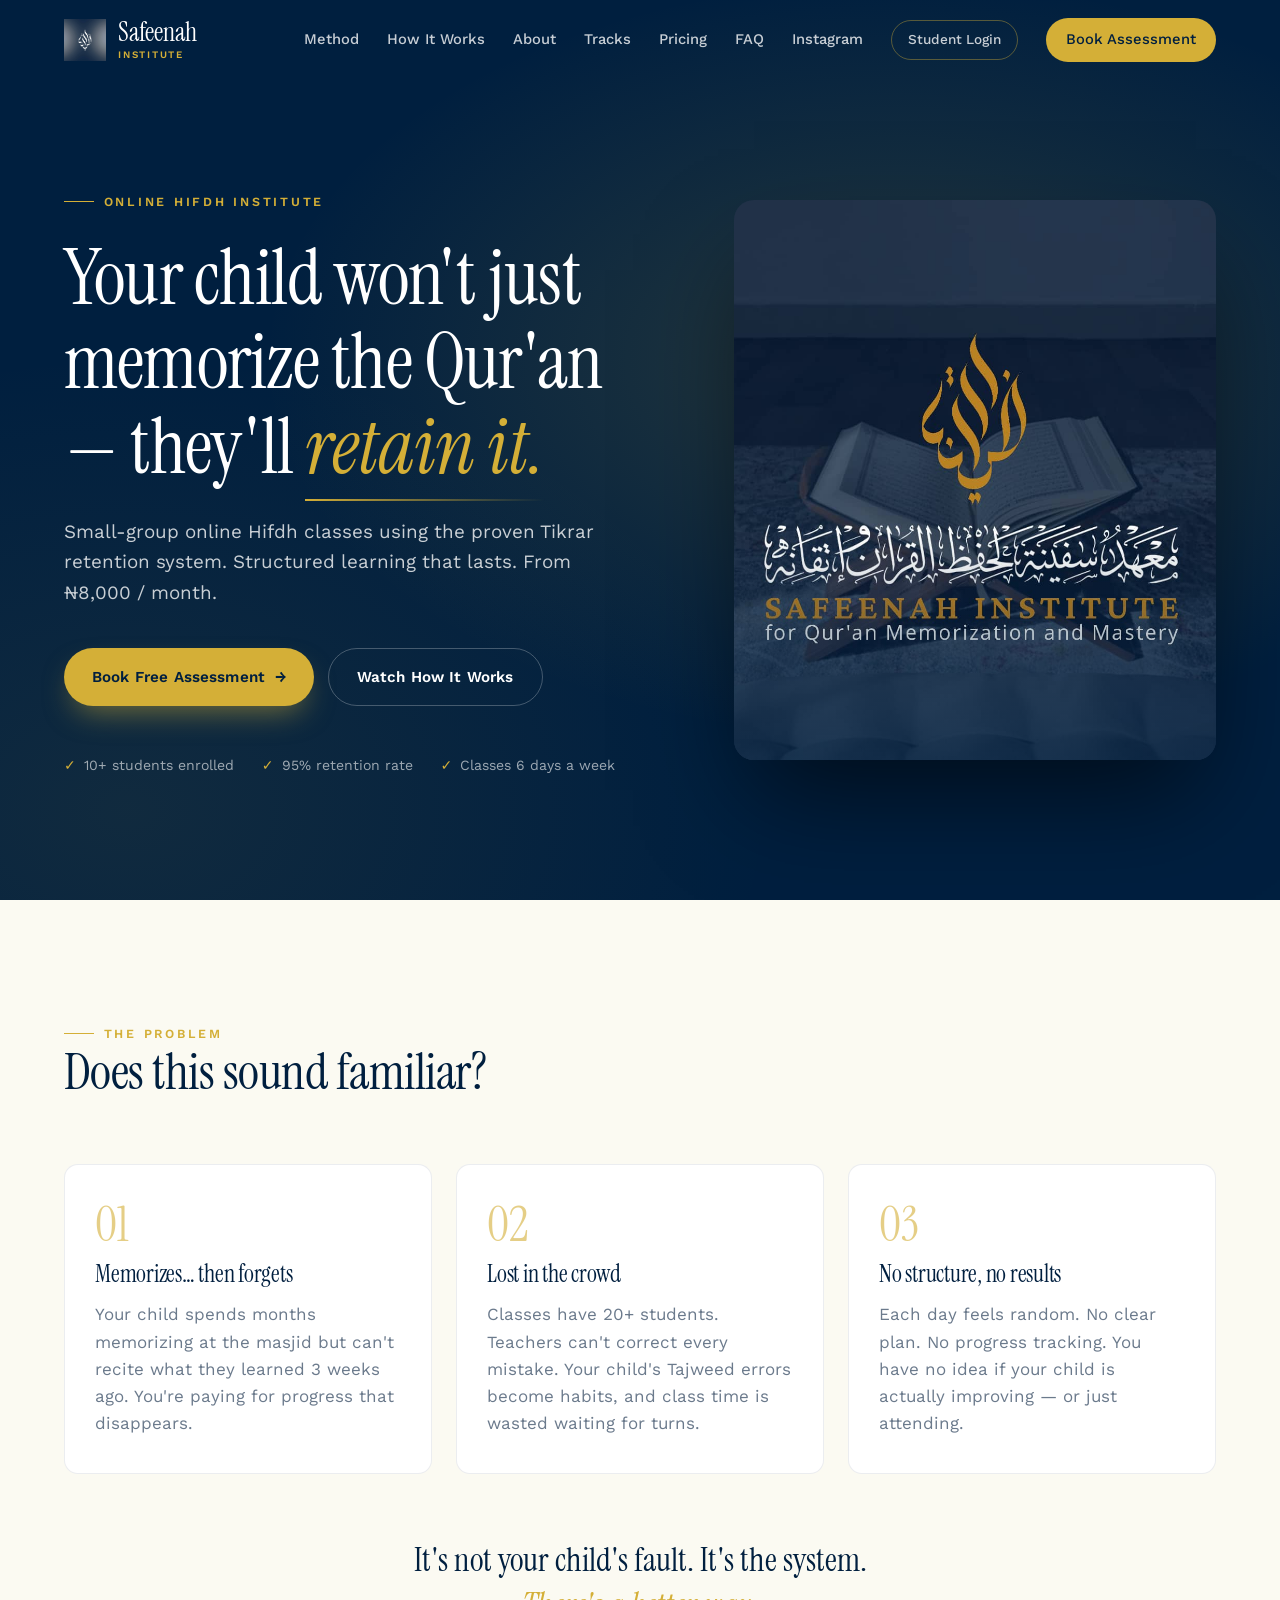
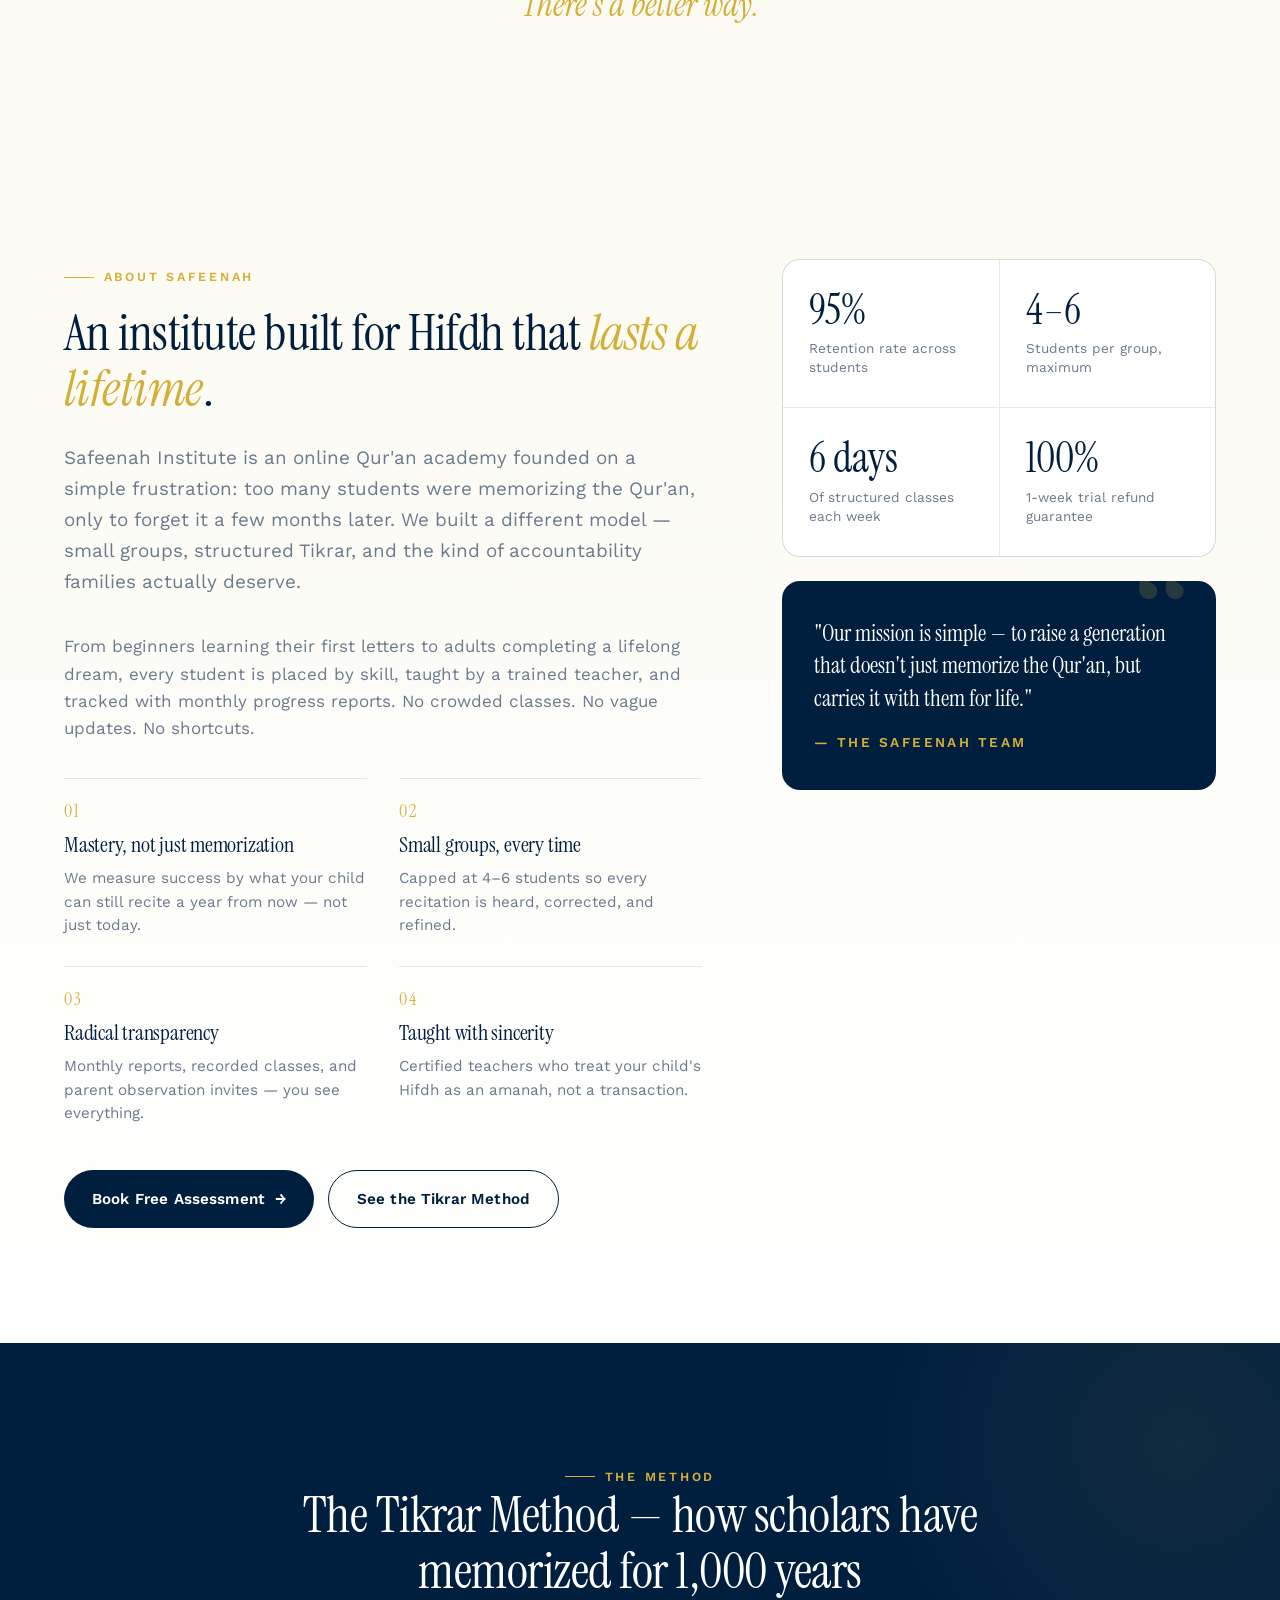
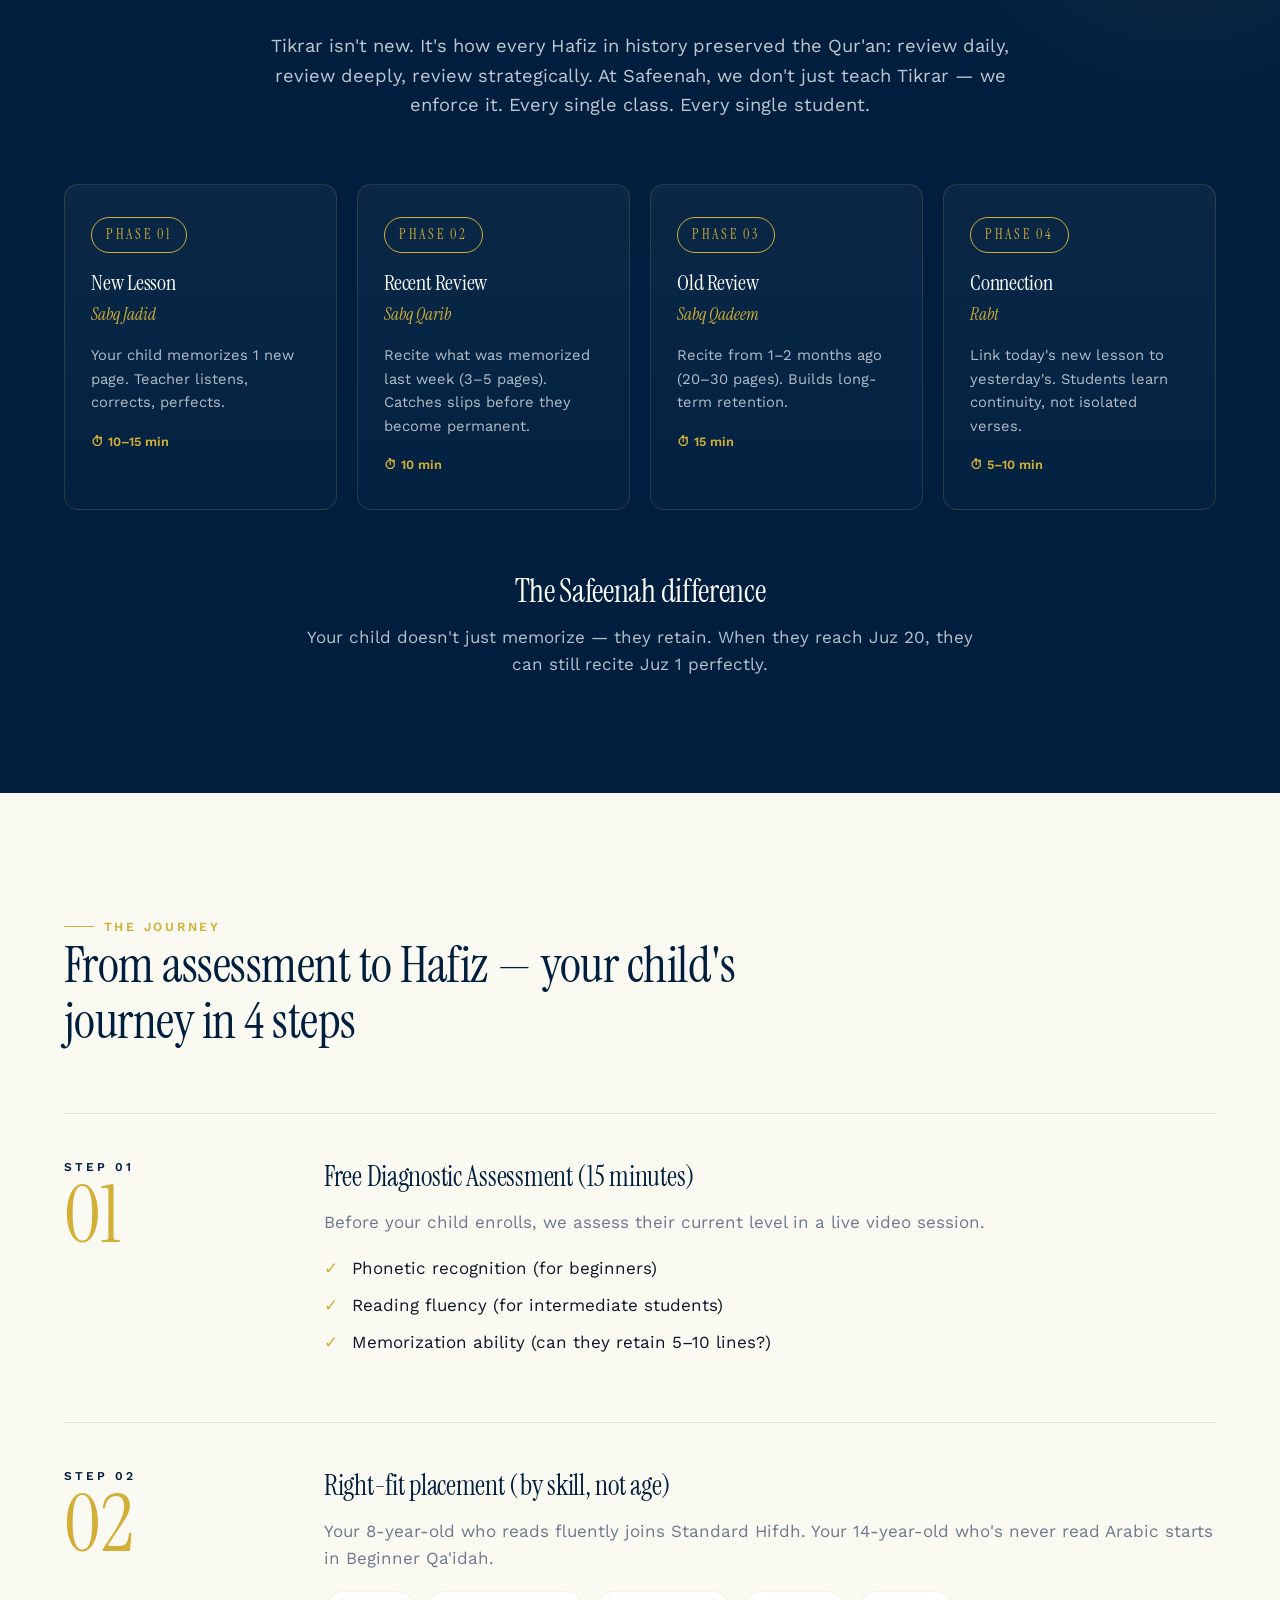
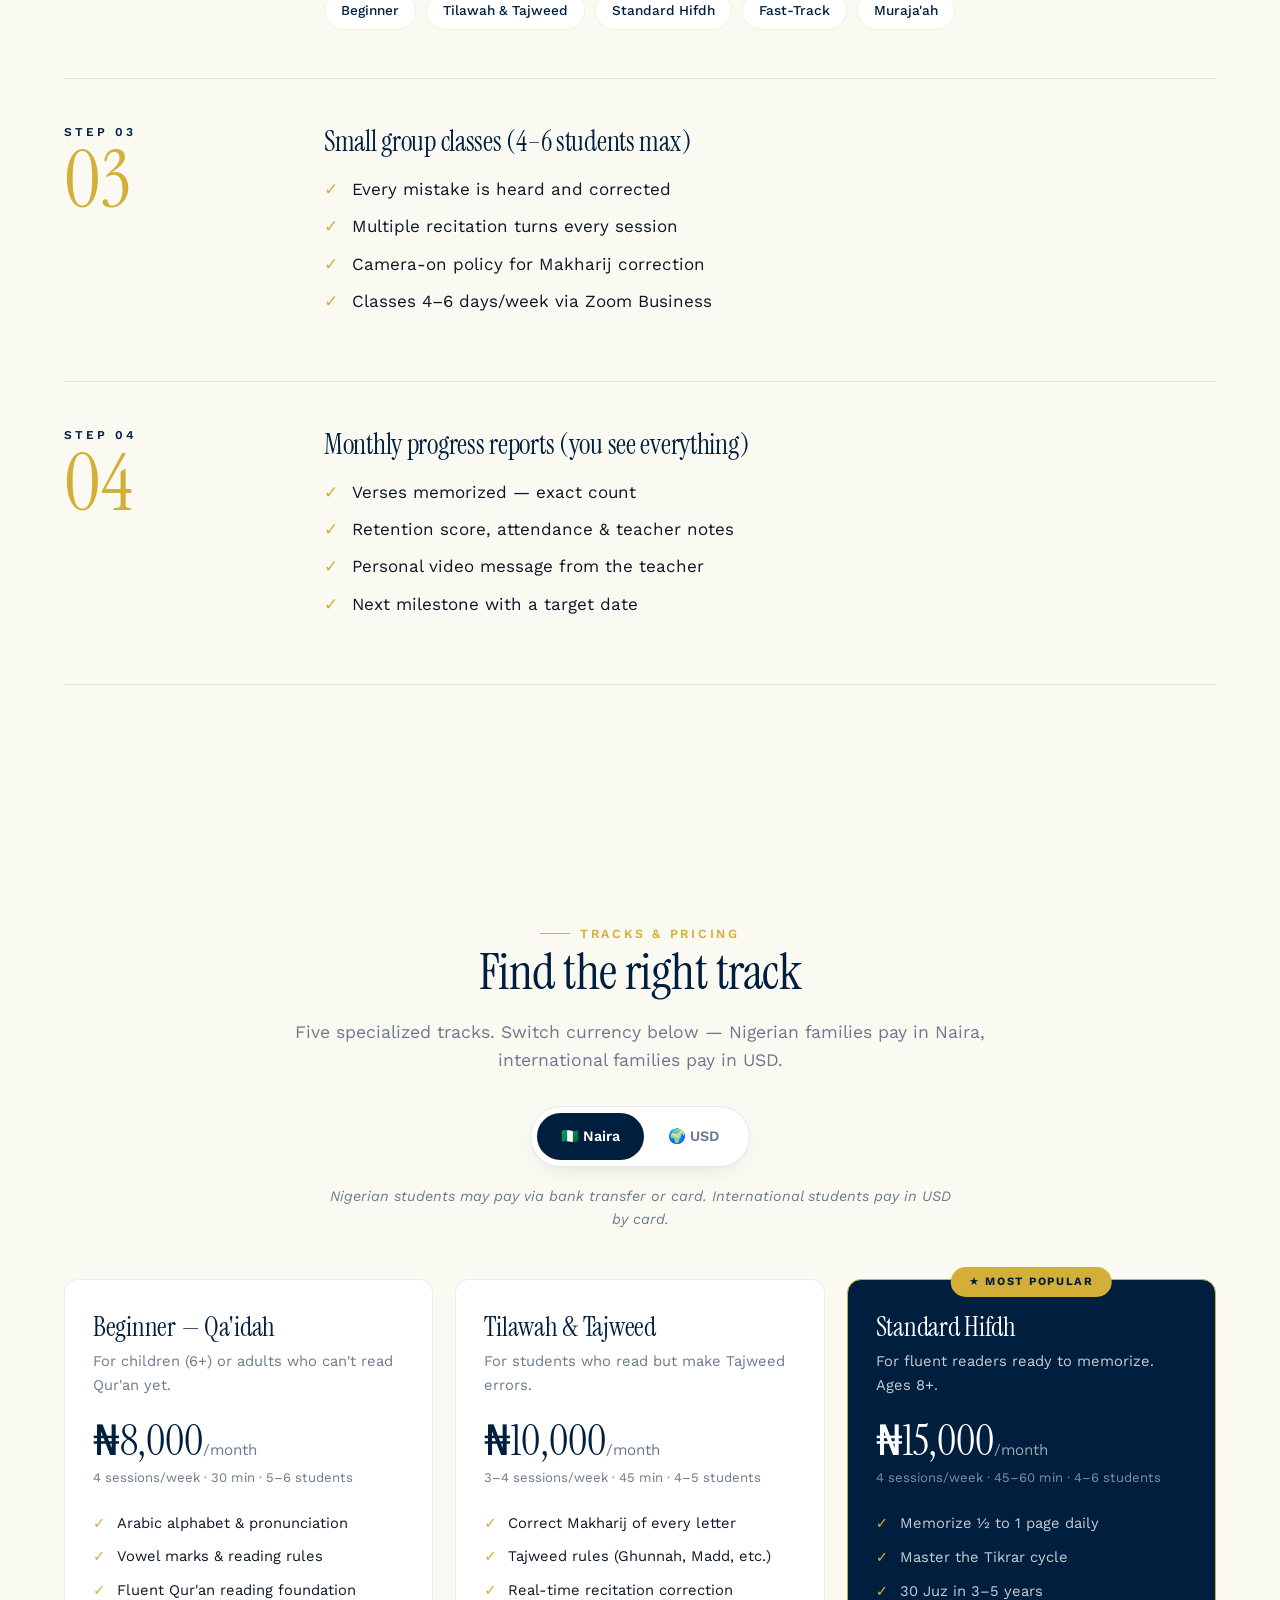
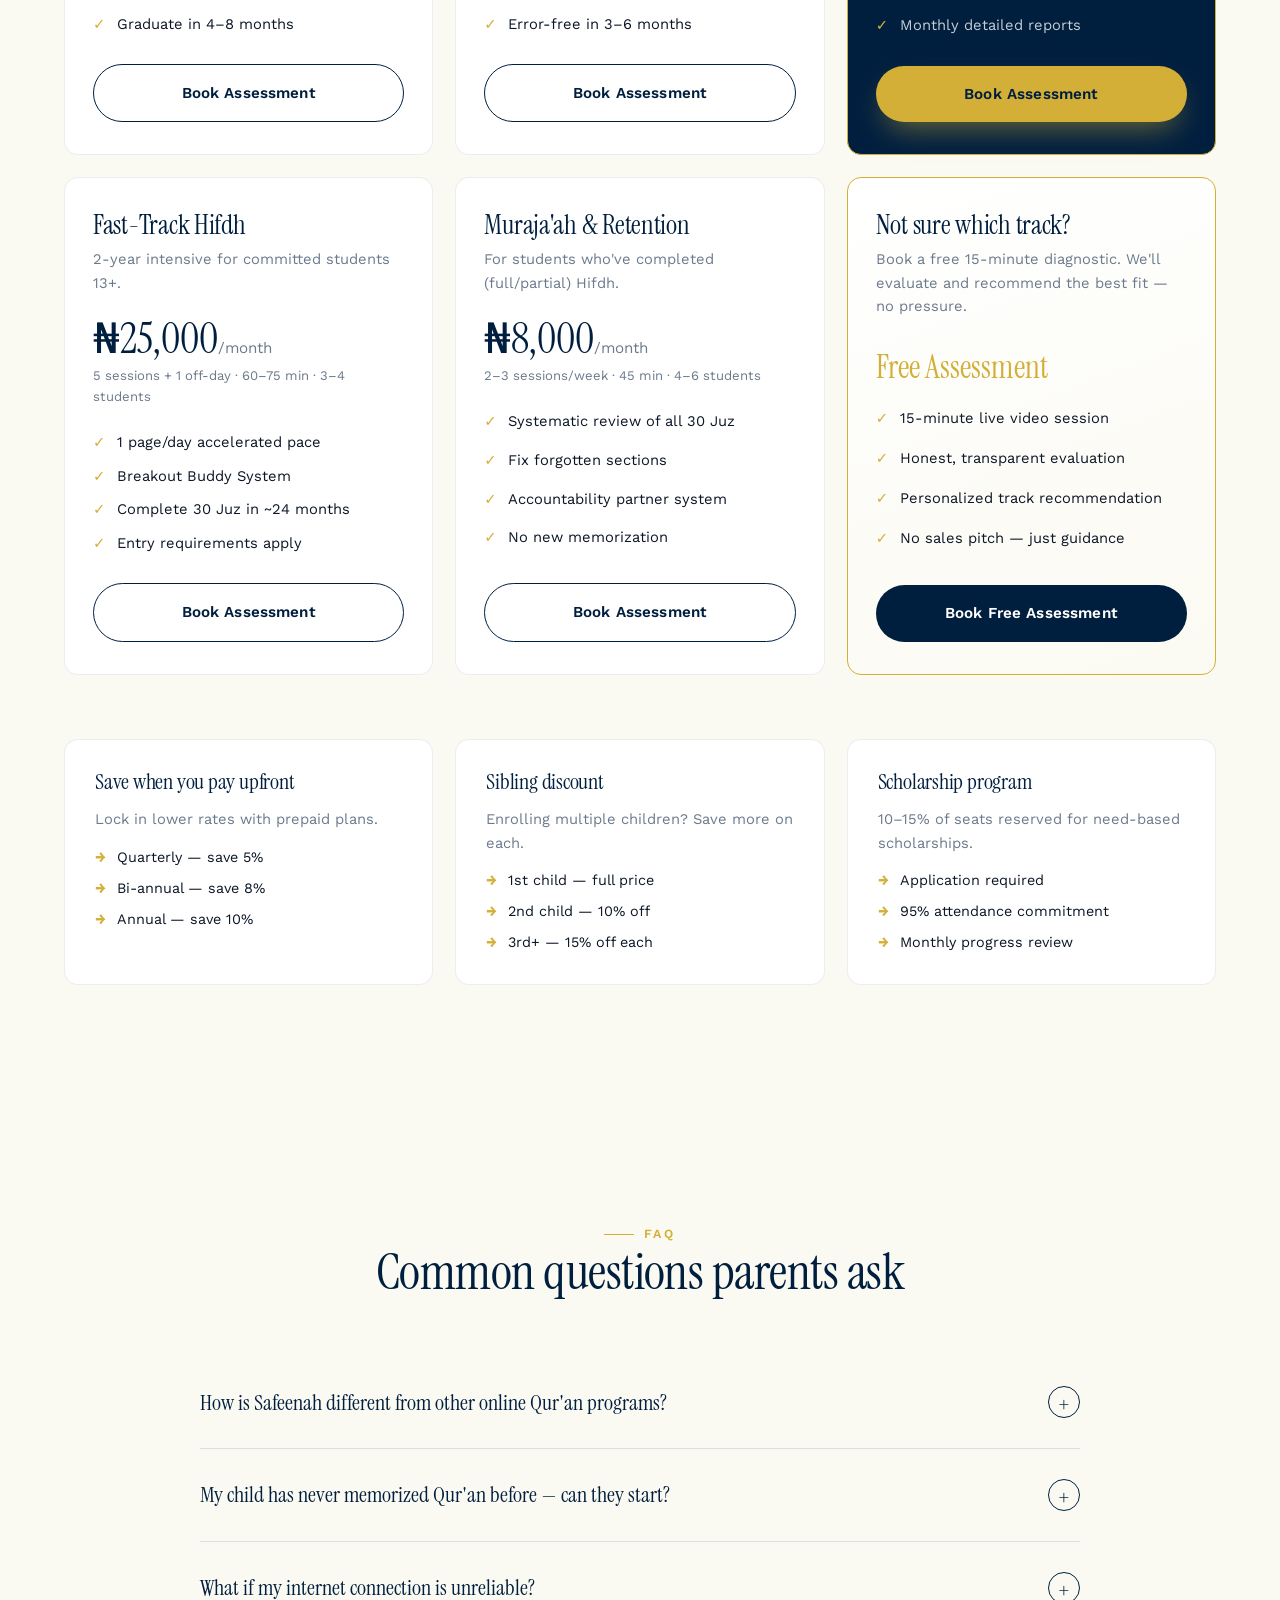
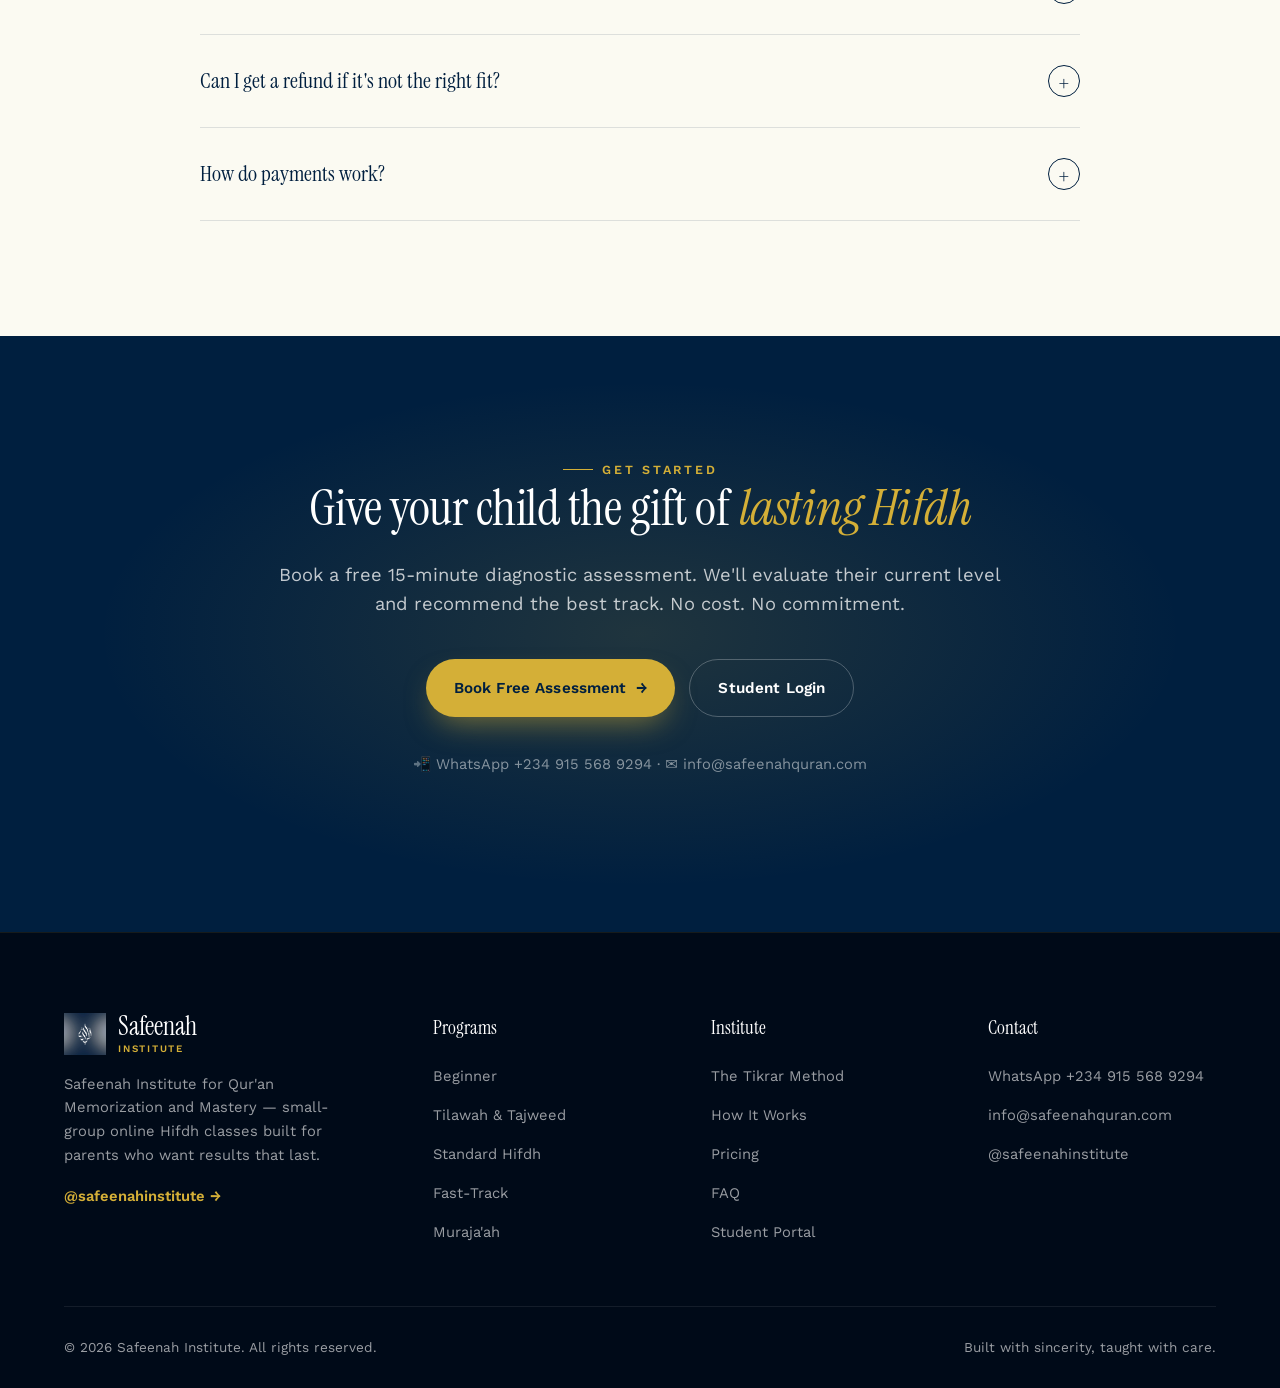
<file: index.html>
<!doctype html>
<html lang="en">
<head>
<meta charset="utf-8">
<meta name="viewport" content="width=device-width,initial-scale=1">
<meta name="csrf-token" content="">
<title>Safeenah Institute — Your Child Won't Just Memorize the Qur'an. They'll Retain It.</title>
<meta name="description" content="Small-group online Hifdh classes using the proven Tikrar retention system. Structured learning that lasts. From ₦8,000/month.">
<meta property="og:title" content="Safeenah Institute — Hifdh that lasts">
<meta property="og:description" content="Small-group online Qur'an classes using the Tikrar retention method. From ₦8,000/month.">
<meta property="og:type" content="website">
<link rel="preconnect" href="https://fonts.googleapis.com">
<link rel="preconnect" href="https://fonts.gstatic.com" crossorigin>
<link href="https://fonts.googleapis.com/css2?family=Instrument+Serif:ital@0;1&family=Work+Sans:wght@400;500;600;700&display=swap" rel="stylesheet">
<link rel="icon" href="assets/logo-mark.jpg" type="image/svg+xml">
<link rel="stylesheet" href="styles.css">
</head>
<body>

<!-- NAV -->
<nav class="nav" id="nav">
  <div class="container nav-inner">
    <a href="#" class="brand">
      <span class="brand-mark"><img src="assets/logo-mark.jpg" alt="Safeenah Institute"></span>
      <span class="brand-text">Safeenah<small>Institute</small></span>
    </a>
    <div class="nav-links" id="navLinks">
      <a href="#method">Method</a>
      <a href="#how">How It Works</a>
      <a href="#about">About</a>
      <a href="#tracks">Tracks</a>
      <a href="#pricing">Pricing</a>
      <a href="#faq">FAQ</a>
      <a href="https://www.instagram.com/safeenahinstitute" target="_blank" rel="noopener">Instagram</a>
      <a href="dashboard.html" class="nav-login">Student Login</a>
      <a href="#book" class="nav-cta">Book Assessment</a>
    </div>
    <button class="nav-toggle" id="navToggle" aria-label="Menu">☰</button>
  </div>
</nav>

<!-- HERO -->
<header class="hero">
  <div class="container hero-grid">
    <div>
      <span class="eyebrow">Online Hifdh Institute</span>
      <h1>Your child won't just memorize the Qur'an — they'll <em>retain it.</em></h1>
      <p class="hero-sub">Small-group online Hifdh classes using the proven Tikrar retention system. Structured learning that lasts. From ₦8,000 / month.</p>
      <div class="hero-cta">
        <a href="#book" class="btn btn-primary">Book Free Assessment <span class="arrow">→</span></a>
        <a href="#method" class="btn btn-ghost">Watch How It Works</a>
      </div>
      <div class="hero-trust">
        <span>10+ students enrolled</span>
        <span>95% retention rate</span>
        <span>Classes 6 days a week</span>
      </div>
    </div>
    <div class="hero-visual">
      <img src="assets/hero.jpg" alt="Open Qur'an illuminated by warm light" width="1600" height="1200">
    </div>
  </div>
</header>

<!-- PROBLEM -->
<section class="section problem">
  <div class="container">
    <div class="section-head">
      <span class="eyebrow">The Problem</span>
      <h2>Does this sound familiar?</h2>
    </div>
    <div class="problem-grid">
      <div class="problem-card"><div class="problem-num">01</div><h3>Memorizes… then forgets</h3><p>Your child spends months memorizing at the masjid but can't recite what they learned 3 weeks ago. You're paying for progress that disappears.</p></div>
      <div class="problem-card"><div class="problem-num">02</div><h3>Lost in the crowd</h3><p>Classes have 20+ students. Teachers can't correct every mistake. Your child's Tajweed errors become habits, and class time is wasted waiting for turns.</p></div>
      <div class="problem-card"><div class="problem-num">03</div><h3>No structure, no results</h3><p>Each day feels random. No clear plan. No progress tracking. You have no idea if your child is actually improving — or just attending.</p></div>
    </div>
    <p class="transition-text">It's not your child's fault. It's the system.<br><em>There's a better way.</em></p>
  </div>
</section>

<!-- ABOUT US -->
<section class="section about" id="about">
  <div class="container">
    <div class="about-grid">
      <div class="about-copy">
        <span class="eyebrow">About Safeenah</span>
        <h2>An institute built for Hifdh that <em>lasts a lifetime</em>.</h2>
        <p class="about-lead">Safeenah Institute is an online Qur'an academy founded on a simple frustration: too many students were memorizing the Qur'an, only to forget it a few months later. We built a different model — small groups, structured Tikrar, and the kind of accountability families actually deserve.</p>
        <p>From beginners learning their first letters to adults completing a lifelong dream, every student is placed by skill, taught by a trained teacher, and tracked with monthly progress reports. No crowded classes. No vague updates. No shortcuts.</p>
        <div class="about-values">
          <div class="value"><span class="value-num">01</span><h4>Mastery, not just memorization</h4><p>We measure success by what your child can still recite a year from now — not just today.</p></div>
          <div class="value"><span class="value-num">02</span><h4>Small groups, every time</h4><p>Capped at 4–6 students so every recitation is heard, corrected, and refined.</p></div>
          <div class="value"><span class="value-num">03</span><h4>Radical transparency</h4><p>Monthly reports, recorded classes, and parent observation invites — you see everything.</p></div>
          <div class="value"><span class="value-num">04</span><h4>Taught with sincerity</h4><p>Certified teachers who treat your child's Hifdh as an amanah, not a transaction.</p></div>
        </div>
        <div class="about-cta">
          <a href="#book" class="btn btn-dark">Book Free Assessment <span class="arrow">→</span></a>
          <a href="#method" class="btn btn-outline">See the Tikrar Method</a>
        </div>
      </div>
      <aside class="about-side">
        <div class="about-stats">
          <div class="stat"><strong>95%</strong><span>Retention rate across students</span></div>
          <div class="stat"><strong>4–6</strong><span>Students per group, maximum</span></div>
          <div class="stat"><strong>6 days</strong><span>Of structured classes each week</span></div>
          <div class="stat"><strong>100%</strong><span>1-week trial refund guarantee</span></div>
        </div>
        <blockquote class="about-quote">
          <p>"Our mission is simple — to raise a generation that doesn't just memorize the Qur'an, but carries it with them for life."</p>
          <cite>— The Safeenah Team</cite>
        </blockquote>
      </aside>
    </div>
  </div>
</section>

<!-- TIKRAR -->
<section class="section tikrar" id="method">
  <div class="container">
    <div class="section-head" style="text-align:center;margin:0 auto 32px">
      <span class="eyebrow">The Method</span>
      <h2>The Tikrar Method — how scholars have memorized for 1,000 years</h2>
    </div>
    <p class="tikrar-intro">Tikrar isn't new. It's how every Hafiz in history preserved the Qur'an: review daily, review deeply, review strategically. At Safeenah, we don't just teach Tikrar — we enforce it. Every single class. Every single student.</p>
    <div class="phases">
      <div class="phase"><span class="phase-num">Phase 01</span><h3>New Lesson</h3><span class="phase-arabic">Sabq Jadid</span><p>Your child memorizes 1 new page. Teacher listens, corrects, perfects.</p><span class="phase-time">⏱ 10–15 min</span></div>
      <div class="phase"><span class="phase-num">Phase 02</span><h3>Recent Review</h3><span class="phase-arabic">Sabq Qarib</span><p>Recite what was memorized last week (3–5 pages). Catches slips before they become permanent.</p><span class="phase-time">⏱ 10 min</span></div>
      <div class="phase"><span class="phase-num">Phase 03</span><h3>Old Review</h3><span class="phase-arabic">Sabq Qadeem</span><p>Recite from 1–2 months ago (20–30 pages). Builds long-term retention.</p><span class="phase-time">⏱ 15 min</span></div>
      <div class="phase"><span class="phase-num">Phase 04</span><h3>Connection</h3><span class="phase-arabic">Rabt</span><p>Link today's new lesson to yesterday's. Students learn continuity, not isolated verses.</p><span class="phase-time">⏱ 5–10 min</span></div>
    </div>
    <div class="tikrar-outro"><h3>The Safeenah difference</h3><p>Your child doesn't just memorize — they retain. When they reach Juz 20, they can still recite Juz 1 perfectly.</p></div>
  </div>
</section>

<!-- HOW IT WORKS -->
<section class="section steps" id="how">
  <div class="container">
    <div class="section-head"><span class="eyebrow">The Journey</span><h2>From assessment to Hafiz — your child's journey in 4 steps</h2></div>
    <div class="step-row"><div class="step-num"><small>Step 01</small>01</div><div class="step-body"><h3>Free Diagnostic Assessment (15 minutes)</h3><p>Before your child enrolls, we assess their current level in a live video session.</p><ul><li>Phonetic recognition (for beginners)</li><li>Reading fluency (for intermediate students)</li><li>Memorization ability (can they retain 5–10 lines?)</li></ul></div></div>
    <div class="step-row"><div class="step-num"><small>Step 02</small>02</div><div class="step-body"><h3>Right-fit placement (by skill, not age)</h3><p>Your 8-year-old who reads fluently joins Standard Hifdh. Your 14-year-old who's never read Arabic starts in Beginner Qa'idah.</p><div class="tracks-list"><span>Beginner</span><span>Tilawah & Tajweed</span><span>Standard Hifdh</span><span>Fast-Track</span><span>Muraja'ah</span></div></div></div>
    <div class="step-row"><div class="step-num"><small>Step 03</small>03</div><div class="step-body"><h3>Small group classes (4–6 students max)</h3><ul><li>Every mistake is heard and corrected</li><li>Multiple recitation turns every session</li><li>Camera-on policy for Makharij correction</li><li>Classes 4–6 days/week via Zoom Business</li></ul></div></div>
    <div class="step-row"><div class="step-num"><small>Step 04</small>04</div><div class="step-body"><h3>Monthly progress reports (you see everything)</h3><ul><li>Verses memorized — exact count</li><li>Retention score, attendance & teacher notes</li><li>Personal video message from the teacher</li><li>Next milestone with a target date</li></ul></div></div>
  </div>
</section>

<!-- TRACKS / PRICING -->
<section class="section tracks" id="tracks">
  <div class="container">
    <div class="section-head" style="text-align:center;margin:0 auto 32px">
      <span class="eyebrow">Tracks & Pricing</span>
      <h2>Find the right track</h2>
      <p>Five specialized tracks. Switch currency below — Nigerian families pay in Naira, international families pay in USD.</p>
    </div>
    <div style="text-align:center" id="pricing">
      <div class="currency-toggle" role="tablist" aria-label="Currency">
        <button data-cur="ngn" class="active">🇳🇬 Naira</button>
        <button data-cur="usd">🌍 USD</button>
      </div>
      <p class="currency-note" data-currency-note>Nigerian students may pay via bank transfer or card. International students pay in USD by card.</p>
    </div>

    <div class="tracks-grid">
      <article class="track">
        <h3 class="track-name">Beginner — Qa'idah</h3>
        <p class="track-desc">For children (6+) or adults who can't read Qur'an yet.</p>
        <div class="track-price" data-price-track="beginner">₦8,000<small>/month</small></div>
        <div class="track-price-alt">4 sessions/week · 30 min · 5–6 students</div>
        <ul><li>Arabic alphabet & pronunciation</li><li>Vowel marks & reading rules</li><li>Fluent Qur'an reading foundation</li><li>Graduate in 4–8 months</li></ul>
        <a href="#book" class="btn btn-outline">Book Assessment</a>
      </article>
      <article class="track">
        <h3 class="track-name">Tilawah & Tajweed</h3>
        <p class="track-desc">For students who read but make Tajweed errors.</p>
        <div class="track-price" data-price-track="tilawah">₦10,000<small>/month</small></div>
        <div class="track-price-alt">3–4 sessions/week · 45 min · 4–5 students</div>
        <ul><li>Correct Makharij of every letter</li><li>Tajweed rules (Ghunnah, Madd, etc.)</li><li>Real-time recitation correction</li><li>Error-free in 3–6 months</li></ul>
        <a href="#book" class="btn btn-outline">Book Assessment</a>
      </article>
      <article class="track featured">
        <span class="track-badge">★ Most Popular</span>
        <h3 class="track-name">Standard Hifdh</h3>
        <p class="track-desc">For fluent readers ready to memorize. Ages 8+.</p>
        <div class="track-price" data-price-track="standard-hifdh">₦15,000<small>/month</small></div>
        <div class="track-price-alt">4 sessions/week · 45–60 min · 4–6 students</div>
        <ul><li>Memorize ½ to 1 page daily</li><li>Master the Tikrar cycle</li><li>30 Juz in 3–5 years</li><li>Monthly detailed reports</li></ul>
        <a href="#book" class="btn btn-primary">Book Assessment</a>
      </article>
      <article class="track">
        <h3 class="track-name">Fast-Track Hifdh</h3>
        <p class="track-desc">2-year intensive for committed students 13+.</p>
        <div class="track-price" data-price-track="fast-track">₦25,000<small>/month</small></div>
        <div class="track-price-alt">5 sessions + 1 off-day · 60–75 min · 3–4 students</div>
        <ul><li>1 page/day accelerated pace</li><li>Breakout Buddy System</li><li>Complete 30 Juz in ~24 months</li><li>Entry requirements apply</li></ul>
        <a href="#book" class="btn btn-outline">Book Assessment</a>
      </article>
      <article class="track">
        <h3 class="track-name">Muraja'ah & Retention</h3>
        <p class="track-desc">For students who've completed (full/partial) Hifdh.</p>
        <div class="track-price" data-price-track="murajaah">₦8,000<small>/month</small></div>
        <div class="track-price-alt">2–3 sessions/week · 45 min · 4–6 students</div>
        <ul><li>Systematic review of all 30 Juz</li><li>Fix forgotten sections</li><li>Accountability partner system</li><li>No new memorization</li></ul>
        <a href="#book" class="btn btn-outline">Book Assessment</a>
      </article>
      <article class="track" style="background:linear-gradient(160deg,#fff,#fbfaf2);border-color:var(--gold)">
        <h3 class="track-name">Not sure which track?</h3>
        <p class="track-desc">Book a free 15-minute diagnostic. We'll evaluate and recommend the best fit — no pressure.</p>
        <div style="font-family:'Instrument Serif',serif;font-size:2rem;color:var(--gold);margin:8px 0 24px;line-height:1">Free Assessment</div>
        <ul><li>15-minute live video session</li><li>Honest, transparent evaluation</li><li>Personalized track recommendation</li><li>No sales pitch — just guidance</li></ul>
        <a href="#book" class="btn btn-dark">Book Free Assessment</a>
      </article>
    </div>

    <div class="savings">
      <div class="card"><h4>Save when you pay upfront</h4><p>Lock in lower rates with prepaid plans.</p><ul><li>Quarterly — save 5%</li><li>Bi-annual — save 8%</li><li>Annual — save 10%</li></ul></div>
      <div class="card"><h4>Sibling discount</h4><p>Enrolling multiple children? Save more on each.</p><ul><li>1st child — full price</li><li>2nd child — 10% off</li><li>3rd+ — 15% off each</li></ul></div>
      <div class="card"><h4>Scholarship program</h4><p>10–15% of seats reserved for need-based scholarships.</p><ul><li>Application required</li><li>95% attendance commitment</li><li>Monthly progress review</li></ul></div>
    </div>
  </div>
</section>

<!-- FAQ -->
<section class="section faq" id="faq">
  <div class="container">
    <div class="section-head" style="text-align:center;margin:0 auto 56px"><span class="eyebrow">FAQ</span><h2>Common questions parents ask</h2></div>
    <div class="faq-list">
      <div class="faq-item"><button class="faq-q">How is Safeenah different from other online Qur'an programs?<span class="faq-icon">+</span></button><div class="faq-a"><div class="faq-a-inner"><p><strong>Small groups (4–6 max).</strong> Most programs pack 10–15 students; your child waits 30 minutes for a 3-minute turn.</p><p><strong>Tikrar is enforced, not just claimed.</strong> Every class follows Old Review → Recent Review → New Lesson → Connection, logged and shown to parents.</p><p><strong>Transparency through data.</strong> Monthly reports with exact verse counts, retention scores, attendance, teacher notes.</p></div></div></div>
      <div class="faq-item"><button class="faq-q">My child has never memorized Qur'an before — can they start?<span class="faq-icon">+</span></button><div class="faq-a"><div class="faq-a-inner"><p>Absolutely. Our Beginner Track (Qa'idah) is designed exactly for that — letter recognition, pronunciation, reading fluency. Ages 6+ and adults welcome.</p></div></div></div>
      <div class="faq-item"><button class="faq-q">What if my internet connection is unreliable?<span class="faq-icon">+</span></button><div class="faq-a"><div class="faq-a-inner"><p>We use Zoom Business. Audio-only sessions allowed when connection is weak. Every class is recorded for catch-up.</p></div></div></div>
      <div class="faq-item"><button class="faq-q">Can I get a refund if it's not the right fit?<span class="faq-icon">+</span></button><div class="faq-a"><div class="faq-a-inner"><p>Yes. 1-Week Trial Period — after 4 sessions, if you're unsatisfied for any reason, we refund 100%. No questions.</p></div></div></div>
      <div class="faq-item"><button class="faq-q">How do payments work?<span class="faq-icon">+</span></button><div class="faq-a"><div class="faq-a-inner"><p>Bank transfer, Paystack, or card (international). Monthly, quarterly (5% off), bi-annual (8% off), or annual (10% off).</p></div></div></div>
    </div>
  </div>
</section>

<!-- FINAL CTA -->
<section class="section final" id="book">
  <div class="container final-inner">
    <span class="eyebrow" style="color:var(--gold)">Get Started</span>
    <h2>Give your child the gift of <em>lasting Hifdh</em></h2>
    <p>Book a free 15-minute diagnostic assessment. We'll evaluate their current level and recommend the best track. No cost. No commitment.</p>
    <div class="final-cta">
      <a href="https://wa.me/2349155689294" class="btn btn-primary">Book Free Assessment <span class="arrow">→</span></a>
      <a href="dashboard.html" class="btn btn-ghost">Student Login</a>
    </div>
    <p style="margin-top:36px;font-size:.92rem;color:rgba(255,255,255,.5)">📲 WhatsApp +234 915 568 9294 · ✉ info@safeenahquran.com</p>
  </div>
</section>

<footer>
  <div class="container">
    <div class="footer-grid">
      <div class="footer-brand">
        <a href="#" class="brand"><span class="brand-mark"><img src="assets/logo-mark.jpg" alt="Safeenah Institute"></span><span class="brand-text">Safeenah<small>Institute</small></span></a>
        <p>Safeenah Institute for Qur'an Memorization and Mastery — small-group online Hifdh classes built for parents who want results that last.</p>
        <p style="margin-top:18px"><a href="https://www.instagram.com/safeenahinstitute" target="_blank" rel="noopener" style="color:var(--gold);font-weight:600">@safeenahinstitute →</a></p>
      </div>
      <div class="footer-col"><h5>Programs</h5><ul><li><a href="#tracks">Beginner</a></li><li><a href="#tracks">Tilawah & Tajweed</a></li><li><a href="#tracks">Standard Hifdh</a></li><li><a href="#tracks">Fast-Track</a></li><li><a href="#tracks">Muraja'ah</a></li></ul></div>
      <div class="footer-col"><h5>Institute</h5><ul><li><a href="#method">The Tikrar Method</a></li><li><a href="#how">How It Works</a></li><li><a href="#pricing">Pricing</a></li><li><a href="#faq">FAQ</a></li><li><a href="dashboard.html">Student Portal</a></li></ul></div>
      <div class="footer-col"><h5>Contact</h5><ul><li><a href="https://wa.me/2349155689294">WhatsApp +234 915 568 9294</a></li><li><a href="mailto:info@safeenahquran.com">info@safeenahquran.com</a></li><li><a href="https://www.instagram.com/safeenahinstitute" target="_blank" rel="noopener">@safeenahinstitute</a></li></ul></div>
    </div>
    <div class="footer-bottom"><span>© <span id="yr"></span> Safeenah Institute. All rights reserved.</span><span>Built with sincerity, taught with care.</span></div>
  </div>
</footer>

<script src="config.js"></script>
<script src="script.js"></script>
</body>
</html>
</file>
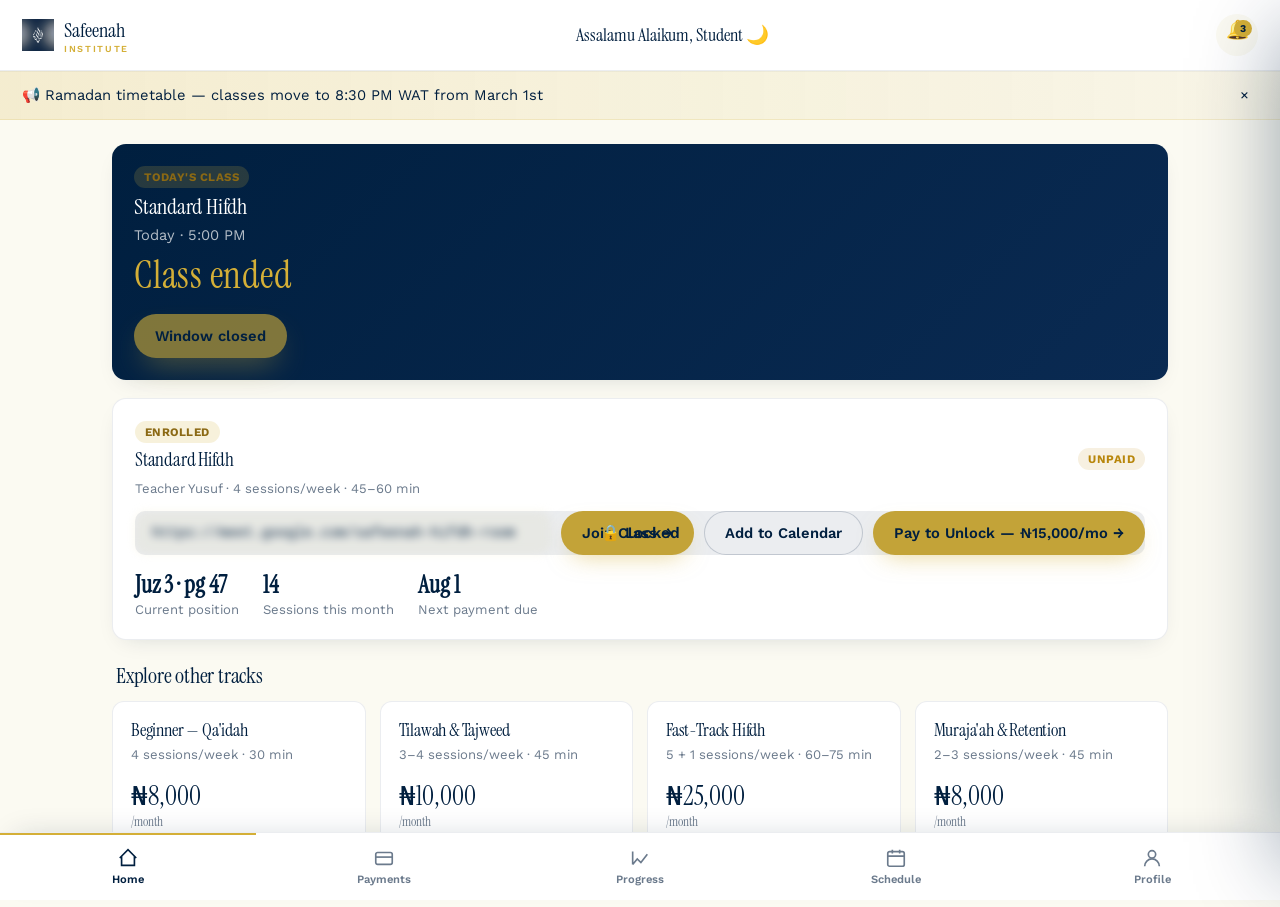
<file: dashboard.html>
<!doctype html>
<html lang="en">
<head>
<meta charset="utf-8">
<meta name="viewport" content="width=device-width,initial-scale=1">
<meta name="csrf-token" content="">
<title>Student Portal — Safeenah Institute</title>
<link rel="preconnect" href="https://fonts.googleapis.com">
<link rel="preconnect" href="https://fonts.gstatic.com" crossorigin>
<link href="https://fonts.googleapis.com/css2?family=Instrument+Serif:ital@0;1&family=Work+Sans:wght@400;500;600;700&display=swap" rel="stylesheet">
<link rel="icon" href="/assets/logo-mark.jpg">
<link rel="stylesheet" href="/dashboard.css">
</head>
<body>

<!-- TOP BAR -->
<header class="topbar">
  <a class="tb-brand" href="/index.html">
    <img src="/assets/logo-mark.jpg" alt="">
    <span>Safeenah<small>Institute</small></span>
  </a>
  <div class="tb-greet">Assalamu Alaikum, <span id="greetName">Student</span> 🌙</div>
  <div class="tb-right">
    <button class="bell-btn" id="bellBtn" aria-label="Notifications">
      🔔<span class="bell-badge" id="bellBadge">3</span>
    </button>
  </div>
</header>

<!-- ANNOUNCEMENT BANNER -->
<div class="banner" id="banner">
  <span>📢 Ramadan timetable — classes move to 8:30 PM WAT from March 1st</span>
  <button class="x" id="bannerX" aria-label="Dismiss">×</button>
</div>

<main class="page">

  <!-- ============ HOME ============ -->
  <section class="tab" data-tab="home">
    <div class="card clockin" id="clockinCard">
      <span class="badge gold">Today's class</span>
      <h2 id="todayClassName" style="margin-top:6px">Standard Hifdh</h2>
      <p class="muted" id="todayClassTime">Today · 5:00 PM WAT</p>
      <div class="countdown" id="countdown">—</div>
      <button class="btn btn-primary" id="clockBtn" disabled title="">Clock In</button>
    </div>

    <div class="card">
      <div class="row-between">
        <div>
          <span class="badge gold" id="enrolledBadge">Enrolled</span>
          <h3 id="enrolledName" style="margin-top:6px">Standard Hifdh</h3>
          <small id="enrolledMeta">Teacher Yusuf · Mon–Thu · 5:00 PM WAT</small>
        </div>
        <div id="payState"></div>
      </div>

      <div class="meet-row" id="meetRow">
        <div class="meet-link" id="meetLink">https://meet.google.com/safeenah-hifdh-room</div>
        <button class="btn btn-primary" id="joinBtn">Join Class →</button>
        <button class="btn btn-outline" id="calBtn">Add to Calendar</button>
      </div>

      <div class="class-stats">
        <div><strong id="juzText">Juz 3 · pg 47</strong><small>Current position</small></div>
        <div><strong id="sessionsText">14</strong><small>Sessions this month</small></div>
        <div><strong id="nextDue">Aug 1</strong><small>Next payment due</small></div>
      </div>
    </div>

    <h3 class="section-title">Explore other tracks</h3>
    <div class="tracks-mini" id="otherTracks"></div>
  </section>

  <!-- ============ PAYMENTS ============ -->
  <section class="tab hidden" data-tab="payments">
    <div class="card">
      <div class="row-between">
        <h2>Payments</h2>
        <div class="currency-toggle">
          <button data-cur="ngn">🇳🇬 NGN</button>
          <button data-cur="usd">🌍 USD</button>
        </div>
      </div>
    </div>

    <div class="card">
      <div class="row-between">
        <div>
          <small>Enrollment</small>
          <h3 id="payClassName">Standard Hifdh</h3>
          <small>Next due: <strong id="payDueDate">Aug 1, 2026</strong></small>
        </div>
        <span class="badge ok" id="payStatusBadge">Paid</span>
      </div>
    </div>

    <div class="card">
      <div class="row-between">
        <div>
          <h3>Pay for this class</h3>
          <small>Bank transfer or card · prepay 3+ months for a discount</small>
        </div>
        <button class="btn btn-primary" id="payNowBtn">Pay Now →</button>
      </div>
    </div>

    <div class="card">
      <h3>Payment history</h3>
      <div class="table-wrap">
        <table class="table">
          <thead><tr><th>Date</th><th>Class</th><th>Period</th><th>Cur</th><th>Amount</th><th>Status</th></tr></thead>
          <tbody id="payHistory"></tbody>
        </table>
      </div>
    </div>

    <div class="card">
      <div class="row-between">
        <div>
          <h3>Scholarship program 🌱</h3>
          <small>For students who can't currently afford full fees — 95% attendance required.</small>
        </div>
        <button class="btn btn-outline" onclick="openModal('scholarship')">Apply</button>
      </div>
    </div>
  </section>

  <!-- ============ PROGRESS ============ -->
  <section class="tab hidden" data-tab="progress">
    <div class="card">
      <h2>Your Hifdh journey</h2>
      <div class="row-between" style="margin-top:8px">
        <strong style="font-family:'Instrument Serif',serif;font-size:1.6rem;color:var(--navy)">Juz 3 · Page 47</strong>
        <span class="muted">3 of 30 Juz</span>
      </div>
      <div class="progress"><span style="width:10%"></span></div>
    </div>

    <h3 class="section-title">Tikrar cycle</h3>
    <div class="phases-grid">
      <div class="phase-mini"><h4>Sabq Jadid</h4><em>New Lesson</em><p>New ayat for today's session.</p></div>
      <div class="phase-mini"><h4>Sabq Qarib</h4><em>Recent Review</em><p>Last 7 days of memorization.</p></div>
      <div class="phase-mini"><h4>Sabq Qadeem</h4><em>Old Review</em><p>Previously memorized portions.</p></div>
      <div class="phase-mini"><h4>Rabt</h4><em>Connection</em><p>Linking surahs together.</p></div>
    </div>

    <div class="card" style="margin-top:18px">
      <div class="row-between" style="margin-bottom:14px">
        <h3>Monthly progress report</h3>
        <select id="reportMonth" style="width:auto;padding:8px 12px">
          <option>February 2026</option><option>January 2026</option><option>December 2025</option>
        </select>
      </div>
      <div class="report-grid">
        <svg class="gauge" viewBox="0 0 120 120" id="gaugeSvg">
          <circle cx="60" cy="60" r="50" fill="none" stroke="rgba(0,31,63,.08)" stroke-width="10"/>
          <circle cx="60" cy="60" r="50" fill="none" stroke="#D4AF37" stroke-width="10" stroke-linecap="round" stroke-dasharray="314.159" stroke-dashoffset="47.1" transform="rotate(-90 60 60)" id="gaugeFg"/>
          <text x="60" y="58" text-anchor="middle" font-family="Instrument Serif" font-size="26" fill="#001F3F" id="gaugeNum">85%</text>
          <text x="60" y="78" text-anchor="middle" font-family="Work Sans" font-size="9" fill="#6b7a8c">Retention</text>
        </svg>
        <div style="flex:1">
          <div class="report-stats">
            <div><strong>12</strong><small>Pages memorized</small></div>
            <div><strong>18</strong><small>Sessions attended</small></div>
            <div><strong>2</strong><small>Juz reviewed</small></div>
          </div>
          <div class="teacher-note">"Mashallah — strong improvement in Juz 3. Keep working on the connection between Surah Al-Imran ayat 50-60."<br><small style="font-style:normal">— Teacher Yusuf</small></div>
        </div>
      </div>
      <div class="video-ph">🎬 Video message from your teacher will appear here</div>
      <p style="margin-top:14px;color:var(--muted);font-size:.92rem"><strong style="color:var(--navy)">Next milestone:</strong> Complete Juz 3 by March 15th</p>
    </div>

    <div class="card">
      <h3>Retention history</h3>
      <small>Last 6 months</small>
      <canvas id="retentionChart" width="800" height="220" style="width:100%;margin-top:12px"></canvas>
    </div>

    <div class="card">
      <h3>Memorization log</h3>
      <ul class="log-list" id="memoLog"></ul>
    </div>
  </section>

  <!-- ============ SCHEDULE ============ -->
  <section class="tab hidden" data-tab="schedule">
    <div class="card">
      <div class="row-between">
        <h2>Schedule</h2>
        <div class="seg" id="schedSeg">
          <button class="active" data-view="week">Week</button>
          <button data-view="month">Month</button>
        </div>
      </div>
      <div id="weekView"><div class="week-grid" id="weekGrid"></div></div>
      <div id="monthView" hidden>
        <div class="cal" id="monthCal"></div>
        <div style="display:flex;gap:14px;margin-top:12px;font-size:.85rem;color:var(--muted);flex-wrap:wrap">
          <span><span style="display:inline-block;width:8px;height:8px;border-radius:50%;background:var(--ok);margin-right:6px"></span>Paid</span>
          <span><span style="display:inline-block;width:8px;height:8px;border-radius:50%;background:var(--warn);margin-right:6px"></span>Unpaid</span>
        </div>
      </div>
    </div>

    <div class="card">
      <div class="row-between">
        <h3>Export your schedule</h3>
        <button class="btn btn-outline" id="icsBtn">Export to Google Calendar</button>
      </div>
    </div>

    <h3 class="section-title">Upcoming milestones</h3>
    <div class="milestones">
      <div class="mile"><small>Juz target</small><strong>Complete Juz 3</strong><br><small>by March 15</small></div>
      <div class="mile"><small>Next report</small><strong>March 1, 2026</strong><br><small>Monthly review</small></div>
      <div class="mile"><small>Next payment due</small><strong id="mileDue">—</strong><br><small id="mileDueWhen">Aug 1, 2026</small></div>
    </div>
  </section>

  <!-- ============ PROFILE ============ -->
  <section class="tab hidden" data-tab="profile">
    <div class="card">
      <h2>Your information</h2>
      <div class="row-2">
        <div class="field"><label for="pfName">Full name</label><input class="input" id="pfName"></div>
        <div class="field"><label for="pfEmail">Email</label><input class="input" id="pfEmail" type="email"></div>
      </div>
      <div class="field"><label for="pfPhone">Phone</label><input class="input" id="pfPhone" type="tel"></div>
      <button class="btn btn-primary" id="saveProfileBtn">Save changes</button>
    </div>

    <div class="card">
      <div class="row-between">
        <div><h3>Change password</h3><small>Use a strong, unique password</small></div>
        <button class="btn btn-outline" onclick="openModal('changePw')">Change</button>
      </div>
    </div>

    <div class="card">
      <h3>Location & currency</h3>
      <small>Sets your billing currency for all prices</small>
      <div class="row-radio" style="margin-top:12px">
        <label class="radio-pill" id="locNgn"><input type="radio" name="pfLoc" value="ngn"> 🇳🇬 Nigeria</label>
        <label class="radio-pill" id="locUsd"><input type="radio" name="pfLoc" value="usd"> 🌍 International</label>
      </div>
    </div>

    <div class="card">
      <h3>Notifications</h3>
      <div class="toggle"><span>Class reminders</span><div class="switch on" data-n="reminders"></div></div>
      <div class="toggle"><span>Payment alerts</span><div class="switch on" data-n="payments"></div></div>
      <div class="toggle"><span>Monthly report</span><div class="switch on" data-n="report"></div></div>
      <div class="toggle"><span>Announcements</span><div class="switch on" data-n="announce"></div></div>
      <div class="toggle"><span>Clock-in window</span><div class="switch" data-n="clockin"></div></div>
    </div>

    <div class="card">
      <h3>Certificates</h3>
      <div class="empty">Your certificate will appear here when you complete your track. 🌱</div>
    </div>

    <div class="card">
      <h3>Refer a family</h3>
      <small>Share your unique link — both of you get a bonus week.</small>
      <div class="copy-row" style="margin-top:10px">
        <input class="input" id="refLink" readonly value="https://safeenah.institute/r/student-ref-7421">
        <button class="btn btn-outline" id="copyRefBtn">Copy</button>
      </div>
    </div>

    <div class="card">
      <button class="btn btn-danger" onclick="openModal('logout')">Sign out</button>
    </div>
  </section>

</main>

<!-- ============ BOTTOM NAV ============ -->
<nav class="bnav" id="bnav">
  <button class="active" data-tab-go="home"><svg viewBox="0 0 24 24"><path d="M3 12l9-9 9 9M5 10v10h14V10"/></svg>Home</button>
  <button data-tab-go="payments"><svg viewBox="0 0 24 24"><rect x="3" y="6" width="18" height="13" rx="2"/><path d="M3 11h18"/></svg>Payments</button>
  <button data-tab-go="progress"><svg viewBox="0 0 24 24"><path d="M4 19V5M4 19l5-6 4 4 7-9"/></svg>Progress</button>
  <button data-tab-go="schedule"><svg viewBox="0 0 24 24"><rect x="3" y="5" width="18" height="16" rx="2"/><path d="M3 10h18M8 3v4M16 3v4"/></svg>Schedule</button>
  <button data-tab-go="profile"><svg viewBox="0 0 24 24"><circle cx="12" cy="8" r="4"/><path d="M4 21c0-4.4 3.6-8 8-8s8 3.6 8 8"/></svg>Profile</button>
</nav>

<!-- ============ NOTIFICATIONS PANEL ============ -->
<div class="notif-backdrop" id="notifBackdrop"></div>
<aside class="notif" id="notifPanel" aria-hidden="true">
  <div class="notif-head">
    <h3>Notifications</h3>
    <button class="btn btn-ghost" id="notifClose" aria-label="Close">×</button>
  </div>
  <div class="notif-body" id="notifList"></div>
  <div class="notif-foot row-between">
    <button class="btn btn-ghost btn-sm" id="markAllBtn">Mark all read</button>
    <small id="notifCount"></small>
  </div>
</aside>

<!-- ============ PAY MODAL ============ -->
<div class="modal" data-modal="pay" hidden>
  <div class="modal-card">
    <button class="modal-close" aria-label="Close">×</button>
    <div class="steps-ind"><div class="on" id="si1"></div><div id="si2"></div><div id="si3"></div></div>

    <!-- Step 1 -->
    <div data-step="1">
      <h2>Choose duration</h2>
      <p class="sub" id="payStep1Class">Standard Hifdh · 4 sessions/week</p>
      <div class="month-grid" id="monthGrid"></div>
      <div id="discountWrap"></div>
      <p class="muted" style="font-size:.88rem;margin:8px 0" id="rangeText">Paying for: —</p>
      <div class="modal-actions">
        <button class="btn btn-outline modal-close">Cancel</button>
        <button class="btn btn-primary" id="payNext1">Next →</button>
      </div>
    </div>

    <!-- Step 2 -->
    <div data-step="2" hidden>
      <h2>Order summary</h2>
      <p class="sub" id="payStep2Class">Standard Hifdh</p>
      <div class="summary-list" id="summaryList"></div>
      <p class="muted" style="font-size:.88rem" id="payNote">Pay via bank transfer or card</p>
      <div class="modal-actions">
        <button class="btn btn-outline" id="payBack2">← Back</button>
        <button class="btn btn-primary" id="payConfirm">Confirm payment</button>
      </div>
    </div>

    <!-- Step 3 -->
    <div data-step="3" hidden>
      <div class="success-icon">🎉</div>
      <h2 style="text-align:center">Payment confirmed</h2>
      <p class="sub" style="text-align:center" id="paySuccessMsg">Access granted for 1 month</p>
      <div class="modal-actions" style="justify-content:center">
        <button class="btn btn-primary modal-close">Done</button>
      </div>
    </div>
  </div>
</div>

<!-- ============ CHANGE PASSWORD MODAL ============ -->
<div class="modal" data-modal="changePw" hidden>
  <div class="modal-card">
    <button class="modal-close" aria-label="Close">×</button>
    <h2>Change password</h2>
    <p class="sub">Pick something you don't use elsewhere.</p>
    <form id="changePwForm" novalidate>
      <div class="field"><label>Current password</label>
        <div class="pw-wrap"><input class="input" type="password" id="cpCurrent"><button type="button" class="pw-toggle">👁</button></div>
      </div>
      <div class="field"><label>New password</label>
        <div class="pw-wrap"><input class="input" type="password" id="cpNew"><button type="button" class="pw-toggle">👁</button></div>
      </div>
      <div class="field"><label>Confirm new password</label>
        <div class="pw-wrap"><input class="input" type="password" id="cpConfirm"><button type="button" class="pw-toggle">👁</button></div>
      </div>
      <div class="modal-actions">
        <button type="button" class="btn btn-outline modal-close">Cancel</button>
        <button type="submit" class="btn btn-primary" id="cpSubmit">Update password</button>
      </div>
    </form>
  </div>
</div>

<!-- ============ LOGOUT MODAL ============ -->
<div class="modal" data-modal="logout" hidden>
  <div class="modal-card sm">
    <button class="modal-close" aria-label="Close">×</button>
    <h2>Sign out?</h2>
    <p class="sub">You'll need to sign in again to access your portal.</p>
    <div class="modal-actions">
      <button class="btn btn-outline modal-close">Cancel</button>
      <button class="btn btn-danger" id="logoutBtn">Sign out</button>
    </div>
  </div>
</div>

<!-- ============ SCHOLARSHIP MODAL ============ -->
<div class="modal" data-modal="scholarship" hidden>
  <div class="modal-card">
    <button class="modal-close" aria-label="Close">×</button>
    <div id="scholarshipForm">
      <h2>Scholarship application</h2>
      <p class="sub">For students who need fee assistance. 95% attendance commitment required.</p>
      <div class="field"><label>Full name</label><input class="input" id="schName"></div>
      <div class="field"><label>Class interest</label>
        <select id="schTrack">
          <option value="">Choose…</option>
          <option value="beginner">Beginner — Qa'idah</option>
          <option value="tilawah">Tilawah & Tajweed</option>
          <option value="standard-hifdh">Standard Hifdh</option>
          <option value="fast-track">Fast-Track Hifdh</option>
          <option value="murajaah">Muraja'ah & Retention</option>
        </select>
      </div>
      <div class="field"><label>Why do you need this scholarship?</label><textarea class="input" id="schReason" rows="4"></textarea></div>
      <label style="display:flex;gap:10px;align-items:flex-start;font-size:.9rem;color:var(--ink);margin:6px 0 4px">
        <input type="checkbox" id="schCommit" style="margin-top:4px"> I commit to maintaining 95% attendance.
      </label>
      <div class="modal-actions">
        <button class="btn btn-outline modal-close">Cancel</button>
        <button class="btn btn-primary" id="schSubmit">Submit application</button>
      </div>
    </div>
    <div id="scholarshipSuccess" hidden style="text-align:center">
      <div class="success-icon">🌱</div>
      <h2>Application received</h2>
      <p class="sub">We'll review and email you within 5 business days. Barakallahu feek.</p>
      <div class="modal-actions" style="justify-content:center">
        <button class="btn btn-primary modal-close">Close</button>
      </div>
    </div>
  </div>
</div>

<script src="/config.js"></script>
<script src="/dashboard.js"></script>
</body>
</html>
</file>
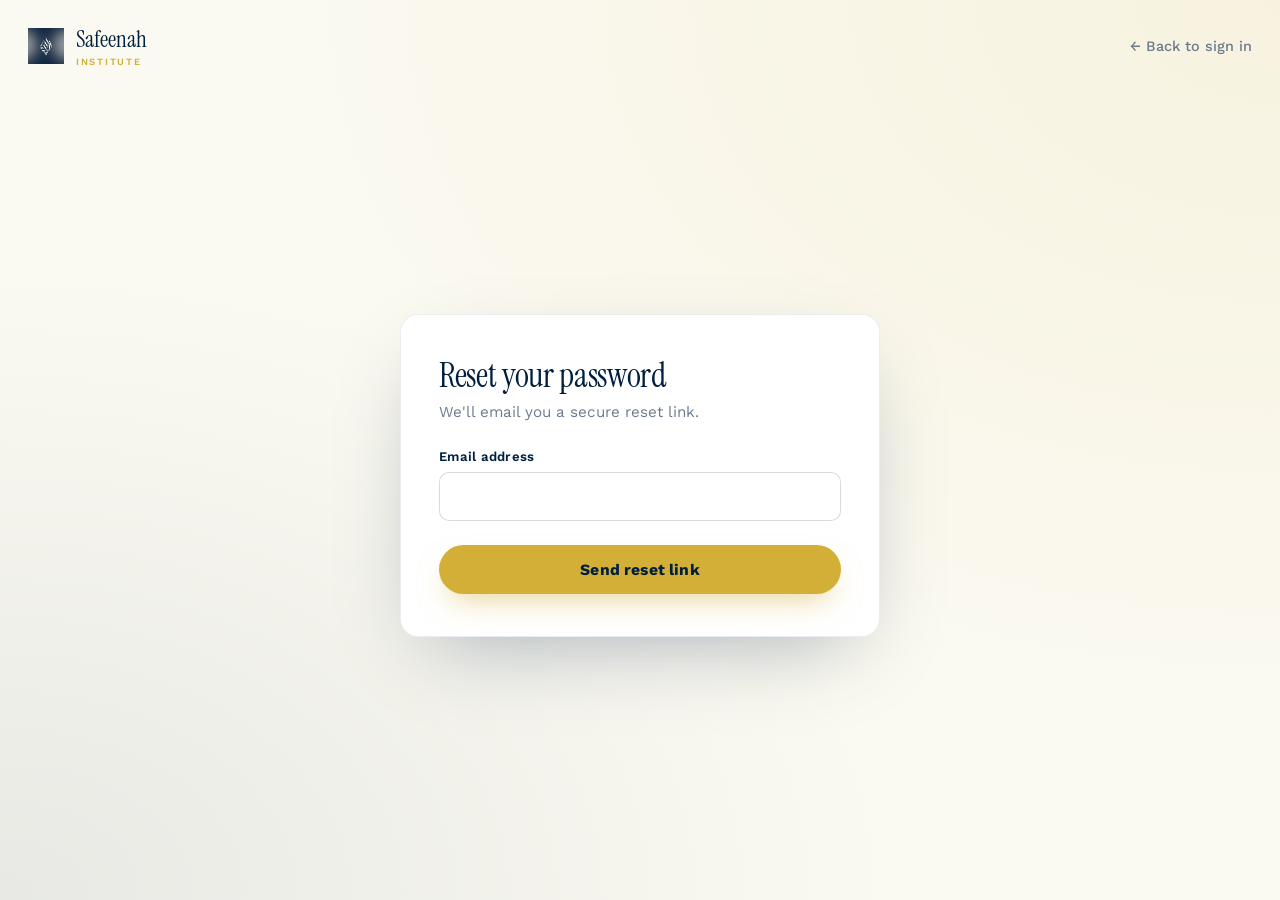
<file: auth/forgot.html>
<!doctype html>
<html lang="en">
<head>
<meta charset="utf-8">
<meta name="viewport" content="width=device-width,initial-scale=1">
<meta name="csrf-token" content="">
<title>Forgot password — Safeenah Institute</title>
<link rel="preconnect" href="https://fonts.googleapis.com">
<link rel="preconnect" href="https://fonts.gstatic.com" crossorigin>
<link href="https://fonts.googleapis.com/css2?family=Instrument+Serif:ital@0;1&family=Work+Sans:wght@400;500;600;700&display=swap" rel="stylesheet">
<link rel="icon" href="/assets/logo-mark.jpg">
<link rel="stylesheet" href="/auth/auth.css">
</head>
<body>

<header class="auth-top">
  <a href="/index.html" class="auth-brand">
    <img src="/assets/logo-mark.jpg" alt="">
    <span>Safeenah<small>Institute</small></span>
  </a>
  <a href="/auth/login.html" class="back">← Back to sign in</a>
</header>

<main class="auth-wrap">
  <div class="auth-card" id="card">
    <h1>Reset your password</h1>
    <p class="sub">We'll email you a secure reset link.</p>

    <form id="forgotForm" novalidate>
      <div class="field">
        <label for="email">Email address</label>
        <input class="input" type="email" id="email" required>
      </div>
      <button class="btn-primary" id="submitBtn" type="submit">Send reset link</button>
    </form>
  </div>

  <div class="auth-card" id="success" hidden>
    <h1>Check your inbox</h1>
    <p class="sub">We've sent a reset link to <strong id="sentTo"></strong>. The link expires in 30 minutes.</p>
    <a class="btn-primary" href="/auth/login.html" style="text-decoration:none">Back to sign in</a>
  </div>
</main>

<script src="/config.js"></script>
<script src="/auth/auth.js"></script>
<script>
document.addEventListener('DOMContentLoaded', () => {
  const form = $('#forgotForm'), btn = $('#submitBtn');
  form.addEventListener('submit', async e => {
    e.preventDefault();
    const email = $('#email').value.trim();
    if (!emailValid(email)){ $('#email').classList.add('err'); return toast('Enter a valid email','err'); }
    setLoading(btn,true);
    // POST → /api/auth/forgot-password/
    await mockAsync(900);
    setLoading(btn,false);
    $('#sentTo').textContent = maskEmail(email);
    $('#card').hidden = true;
    $('#success').hidden = false;
  });
});
</script>
</body>
</html>
</file>
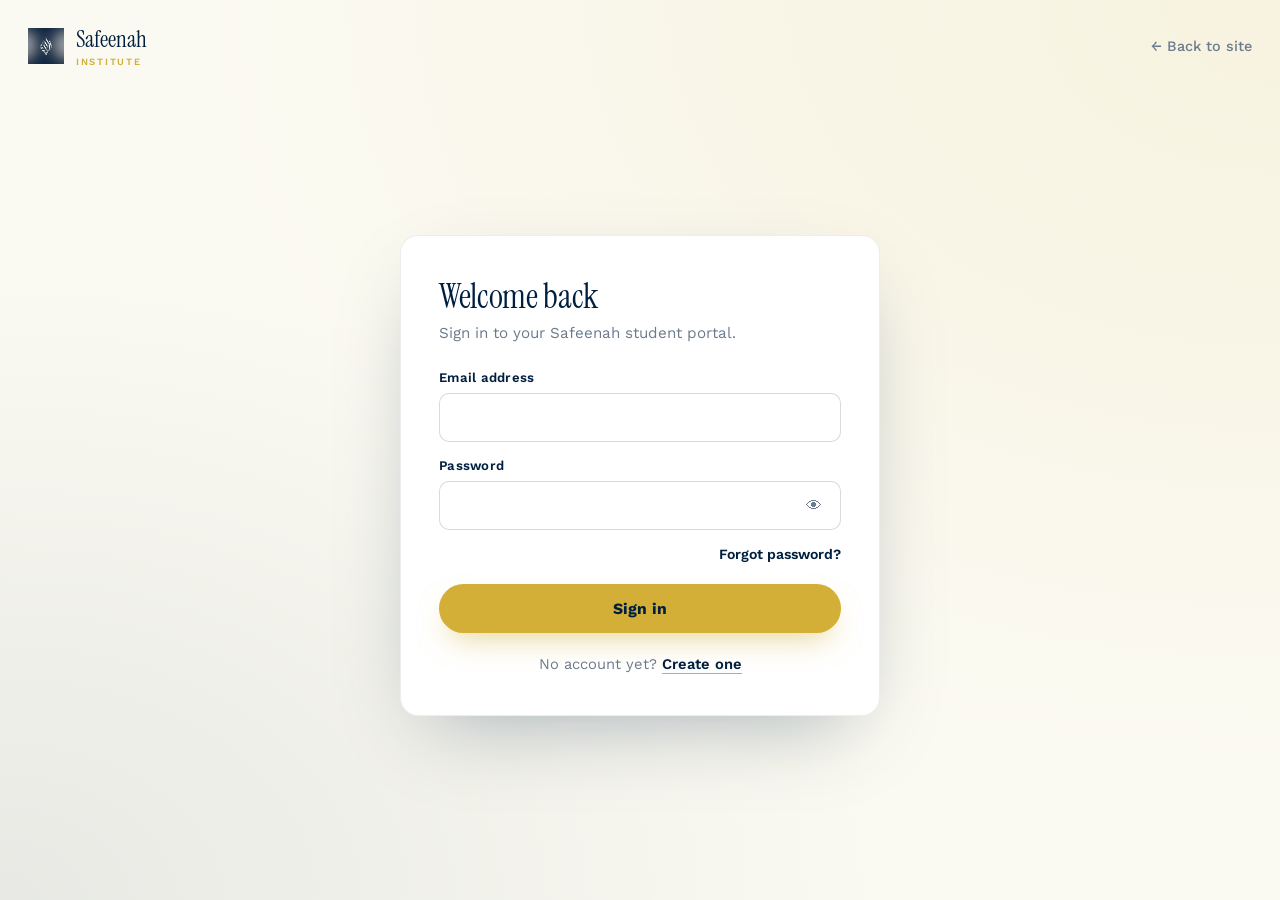
<file: auth/login.html>
<!doctype html>
<html lang="en">
<head>
<meta charset="utf-8">
<meta name="viewport" content="width=device-width,initial-scale=1">
<meta name="csrf-token" content="">
<title>Sign in — Safeenah Institute</title>
<link rel="preconnect" href="https://fonts.googleapis.com">
<link rel="preconnect" href="https://fonts.gstatic.com" crossorigin>
<link href="https://fonts.googleapis.com/css2?family=Instrument+Serif:ital@0;1&family=Work+Sans:wght@400;500;600;700&display=swap" rel="stylesheet">
<link rel="icon" href="/assets/logo-mark.jpg">
<link rel="stylesheet" href="/auth/auth.css">
</head>
<body>

<header class="auth-top">
  <a href="/index.html" class="auth-brand">
    <img src="/assets/logo-mark.jpg" alt="">
    <span>Safeenah<small>Institute</small></span>
  </a>
  <a href="/index.html" class="back">← Back to site</a>
</header>

<main class="auth-wrap">
  <div class="auth-card">
    <h1>Welcome back</h1>
    <p class="sub">Sign in to your Safeenah student portal.</p>

    <form id="loginForm" novalidate>
      <div class="field">
        <label for="email">Email address</label>
        <input class="input" type="email" id="email" name="email" autocomplete="email" required>
      </div>

      <div class="field">
        <label for="password">Password</label>
        <div class="pw-wrap">
          <input class="input" type="password" id="password" name="password" autocomplete="current-password" required>
          <button type="button" class="pw-toggle" aria-label="Show password">👁</button>
        </div>
      </div>

      <div class="between">
        <span></span>
        <a href="/auth/forgot.html">Forgot password?</a>
      </div>

      <button type="submit" class="btn-primary" id="submitBtn">Sign in</button>
    </form>

    <p class="below">No account yet? <a href="/auth/register.html">Create one</a></p>
  </div>
</main>

<!-- OTP MODAL (physically present in this file) -->
<div class="modal" data-modal="otp" hidden>
  <div class="modal-card">
    <button class="modal-close" aria-label="Close">×</button>
    <h2>Verify it's you</h2>
    <p class="sub">Code sent to <strong id="otpEmail">your inbox</strong></p>
    <div class="otp-row">
      <input class="otp-cell" type="text" inputmode="numeric" maxlength="1" autocomplete="one-time-code">
      <input class="otp-cell" type="text" inputmode="numeric" maxlength="1">
      <input class="otp-cell" type="text" inputmode="numeric" maxlength="1">
      <input class="otp-cell" type="text" inputmode="numeric" maxlength="1">
      <input class="otp-cell" type="text" inputmode="numeric" maxlength="1">
      <input class="otp-cell" type="text" inputmode="numeric" maxlength="1">
    </div>
    <p class="resend">
      <span class="resend-text">Resend code in 0:59</span>
      <button type="button" class="resend-btn" hidden>Resend code</button>
    </p>
  </div>
</div>

<script src="/config.js"></script>
<script src="/auth/auth.js"></script>
<script>
document.addEventListener('DOMContentLoaded', () => {
  const form = $('#loginForm');
  const btn = $('#submitBtn');

  form.addEventListener('submit', async e => {
    e.preventDefault();
    const email = $('#email').value.trim();
    const pw = $('#password').value;
    $$('input.err', form).forEach(i => i.classList.remove('err'));

    if (!emailValid(email)){ $('#email').classList.add('err'); toast('Enter a valid email','err'); return; }
    if (pw.length < 6){ $('#password').classList.add('err'); toast('Password too short','err'); return; }

    setLoading(btn, true);
    // POST → /api/auth/login/
    await mockAsync(900);
    setLoading(btn, false);

    safeSet('safeenah_email', email);
    $('#otpEmail').textContent = maskEmail(email);
    openModal('otp');
    startResendCountdown('otp');
  });

  wireOtp('otp', async (code) => {
    // POST → /api/auth/verify-otp/
    await mockAsync(700);
    safeSet('safeenah_session', '1');
    safeSet('safeenah_name', safeGet('safeenah_name') || email_to_name(safeGet('safeenah_email')||''));
    toast('Signed in', 'ok');
    setTimeout(()=> window.location.href = '/dashboard.html', 350);
  });

  function email_to_name(e){ return (e.split('@')[0]||'Student').replace(/[\._-]+/g,' ').replace(/\b\w/g,c=>c.toUpperCase()); }
});
</script>
</body>
</html>
</file>
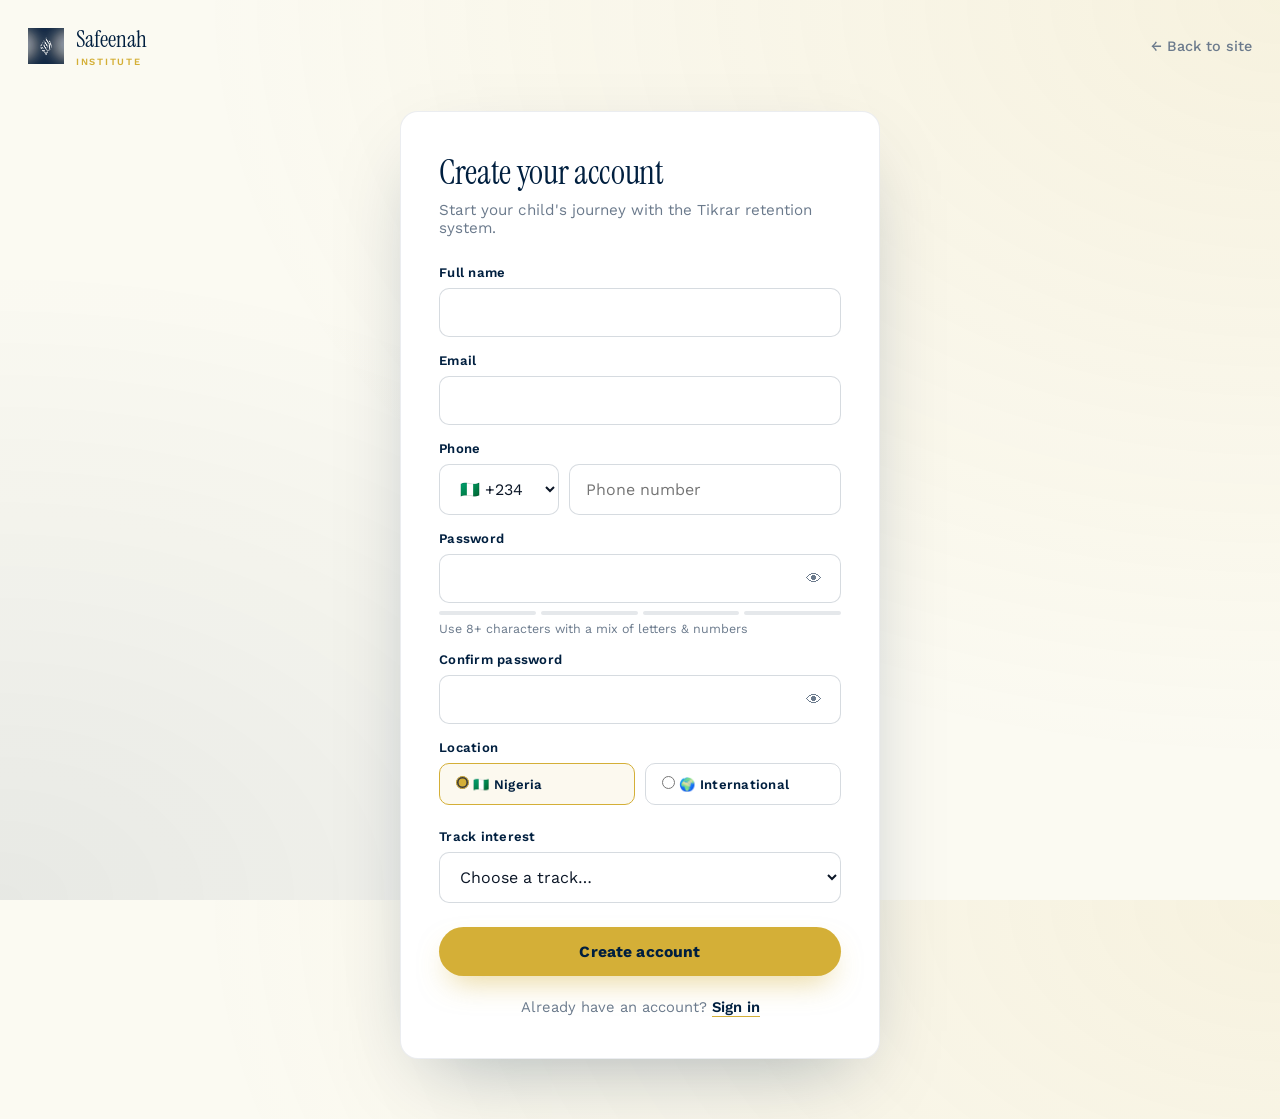
<file: auth/register.html>
<!doctype html>
<html lang="en">
<head>
<meta charset="utf-8">
<meta name="viewport" content="width=device-width,initial-scale=1">
<meta name="csrf-token" content="">
<title>Create account — Safeenah Institute</title>
<link rel="preconnect" href="https://fonts.googleapis.com">
<link rel="preconnect" href="https://fonts.gstatic.com" crossorigin>
<link href="https://fonts.googleapis.com/css2?family=Instrument+Serif:ital@0;1&family=Work+Sans:wght@400;500;600;700&display=swap" rel="stylesheet">
<link rel="icon" href="/assets/logo-mark.jpg">
<link rel="stylesheet" href="/auth/auth.css">
</head>
<body>

<header class="auth-top">
  <a href="/index.html" class="auth-brand">
    <img src="/assets/logo-mark.jpg" alt="">
    <span>Safeenah<small>Institute</small></span>
  </a>
  <a href="/index.html" class="back">← Back to site</a>
</header>

<main class="auth-wrap">
  <div class="auth-card">
    <h1>Create your account</h1>
    <p class="sub">Start your child's journey with the Tikrar retention system.</p>

    <form id="regForm" novalidate>
      <div class="field">
        <label for="name">Full name</label>
        <input class="input" type="text" id="name" required>
      </div>

      <div class="field">
        <label for="email">Email</label>
        <input class="input" type="email" id="email" autocomplete="email" required>
      </div>

      <div class="field">
        <label>Phone</label>
        <div class="row-2">
          <select id="cc">
            <option value="+234">🇳🇬 +234</option>
            <option value="+1">🇺🇸 +1</option>
            <option value="+44">🇬🇧 +44</option>
            <option value="+971">🇦🇪 +971</option>
            <option value="+966">🇸🇦 +966</option>
            <option value="+27">🇿🇦 +27</option>
          </select>
          <input class="input" type="tel" id="phone" placeholder="Phone number" required>
        </div>
      </div>

      <div class="field">
        <label for="password">Password</label>
        <div class="pw-wrap">
          <input class="input" type="password" id="password" autocomplete="new-password" required>
          <button type="button" class="pw-toggle" aria-label="Show password">👁</button>
        </div>
        <div class="strength" data-level="0"><span></span><span></span><span></span><span></span></div>
        <div class="strength-label" id="strLbl">Use 8+ characters with a mix of letters & numbers</div>
      </div>

      <div class="field">
        <label for="cpassword">Confirm password</label>
        <div class="pw-wrap">
          <input class="input" type="password" id="cpassword" required>
          <button type="button" class="pw-toggle" aria-label="Show password">👁</button>
        </div>
      </div>

      <div class="field">
        <label>Location</label>
        <div class="row-radio">
          <label class="radio-pill on"><input type="radio" name="loc" value="ngn" checked> 🇳🇬 Nigeria</label>
          <label class="radio-pill"><input type="radio" name="loc" value="usd"> 🌍 International</label>
        </div>
      </div>

      <div class="field">
        <label for="track">Track interest</label>
        <select id="track" required>
          <option value="">Choose a track…</option>
          <option value="beginner">Beginner — Qa'idah</option>
          <option value="tilawah">Tilawah & Tajweed</option>
          <option value="standard-hifdh">Standard Hifdh</option>
          <option value="fast-track">Fast-Track Hifdh</option>
          <option value="murajaah">Muraja'ah & Retention</option>
        </select>
      </div>

      <button type="submit" class="btn-primary" id="submitBtn">Create account</button>
    </form>

    <p class="below">Already have an account? <a href="/auth/login.html">Sign in</a></p>
  </div>
</main>

<!-- OTP MODAL (physically present in this file) -->
<div class="modal" data-modal="otp" hidden>
  <div class="modal-card">
    <button class="modal-close" aria-label="Close">×</button>
    <h2>Verify your email</h2>
    <p class="sub">Code sent to <strong id="otpEmail">your inbox</strong></p>
    <div class="otp-row">
      <input class="otp-cell" type="text" inputmode="numeric" maxlength="1" autocomplete="one-time-code">
      <input class="otp-cell" type="text" inputmode="numeric" maxlength="1">
      <input class="otp-cell" type="text" inputmode="numeric" maxlength="1">
      <input class="otp-cell" type="text" inputmode="numeric" maxlength="1">
      <input class="otp-cell" type="text" inputmode="numeric" maxlength="1">
      <input class="otp-cell" type="text" inputmode="numeric" maxlength="1">
    </div>
    <p class="resend">
      <span class="resend-text">Resend code in 0:59</span>
      <button type="button" class="resend-btn" hidden>Resend code</button>
    </p>
  </div>
</div>

<script src="/config.js"></script>
<script src="/auth/auth.js"></script>
<script>
document.addEventListener('DOMContentLoaded', () => {
  // Radio pill highlight + currency
  $$('input[name="loc"]').forEach(r => {
    r.addEventListener('change', () => {
      $$('.radio-pill').forEach(p => p.classList.toggle('on', p.querySelector('input').checked));
      setCurrency(r.value);
    });
  });

  // Password strength
  const pw = $('#password'), bar = $('.strength'), lbl = $('#strLbl');
  pw.addEventListener('input', () => {
    const v = pw.value; let s = 0;
    if (v.length >= 8) s++;
    if (/[A-Z]/.test(v)) s++;
    if (/\d/.test(v)) s++;
    if (/[^A-Za-z0-9]/.test(v)) s++;
    bar.dataset.level = String(s);
    lbl.textContent = ['Too short','Weak','Fair','Good','Strong'][s];
  });

  const form = $('#regForm'), btn = $('#submitBtn');
  form.addEventListener('submit', async e => {
    e.preventDefault();
    $$('input.err,select.err', form).forEach(i => i.classList.remove('err'));

    const name = $('#name').value.trim();
    const email = $('#email').value.trim();
    const phone = $('#phone').value.trim();
    const p1 = pw.value, p2 = $('#cpassword').value;
    const track = $('#track').value;

    if (!name){ $('#name').classList.add('err'); return toast('Enter your full name','err'); }
    if (!emailValid(email)){ $('#email').classList.add('err'); return toast('Enter a valid email','err'); }
    if (phone.length < 6){ $('#phone').classList.add('err'); return toast('Enter a valid phone','err'); }
    if (p1.length < 8){ pw.classList.add('err'); return toast('Password must be 8+ characters','err'); }
    if (p1 !== p2){ $('#cpassword').classList.add('err'); return toast('Passwords don\'t match','err'); }
    if (!track){ $('#track').classList.add('err'); return toast('Choose a track','err'); }

    setLoading(btn, true);
    // POST → /api/auth/register/
    await mockAsync(950);
    setLoading(btn, false);

    safeSet('safeenah_email', email);
    safeSet('safeenah_name', name);
    safeSet('safeenah_track', track);
    $('#otpEmail').textContent = maskEmail(email);
    openModal('otp');
    startResendCountdown('otp');
  });

  wireOtp('otp', async (code) => {
    // POST → /api/auth/verify-email/
    await mockAsync(700);
    safeSet('safeenah_session','1');
    toast('Account created', 'ok');
    setTimeout(()=> window.location.href = '/dashboard.html', 400);
  });
});
</script>
</body>
</html>
</file>
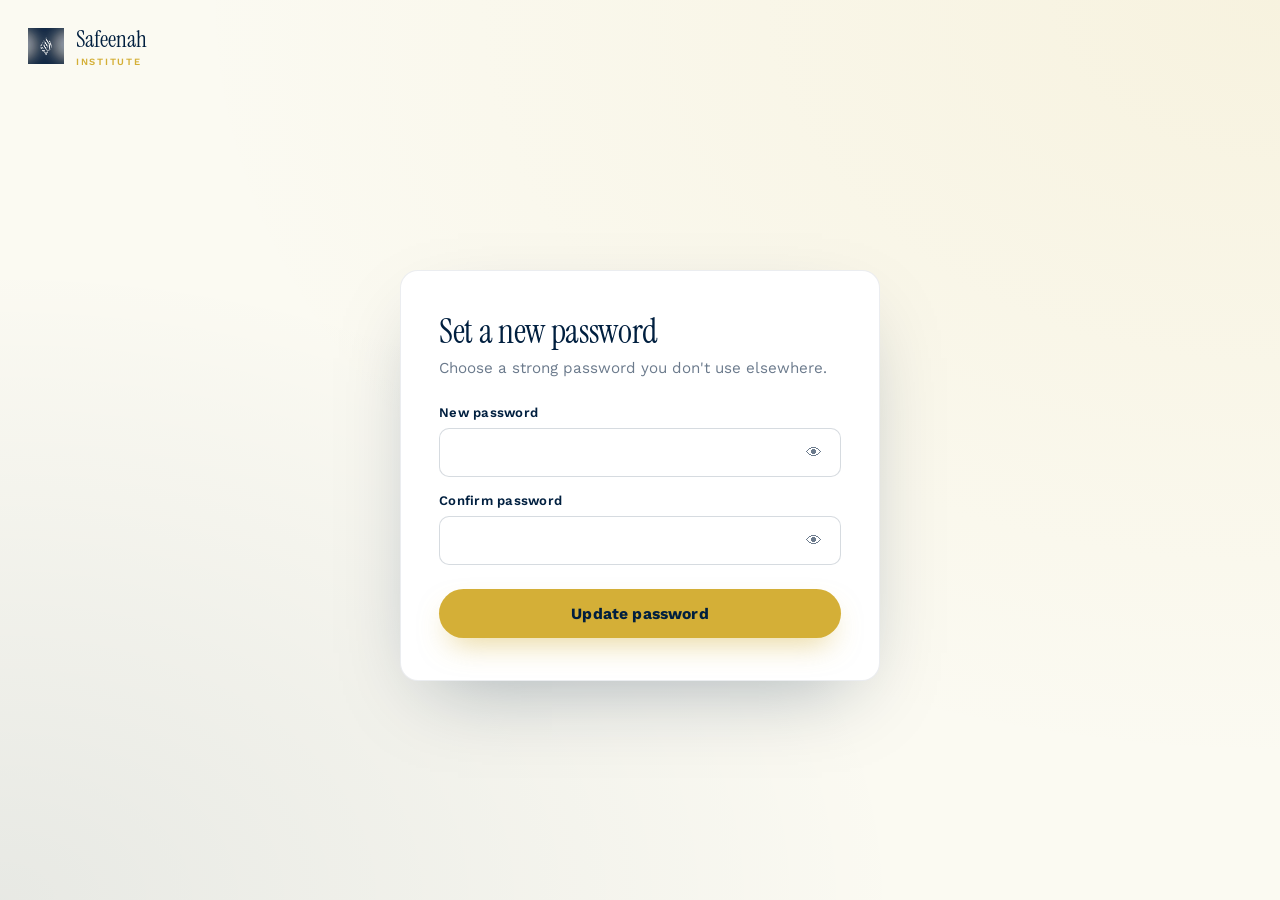
<file: auth/reset.html>
<!doctype html>
<html lang="en">
<head>
<meta charset="utf-8">
<meta name="viewport" content="width=device-width,initial-scale=1">
<meta name="csrf-token" content="">
<title>Set new password — Safeenah Institute</title>
<link rel="preconnect" href="https://fonts.googleapis.com">
<link rel="preconnect" href="https://fonts.gstatic.com" crossorigin>
<link href="https://fonts.googleapis.com/css2?family=Instrument+Serif:ital@0;1&family=Work+Sans:wght@400;500;600;700&display=swap" rel="stylesheet">
<link rel="icon" href="/assets/logo-mark.jpg">
<link rel="stylesheet" href="/auth/auth.css">
</head>
<body>

<header class="auth-top">
  <a href="/index.html" class="auth-brand">
    <img src="/assets/logo-mark.jpg" alt="">
    <span>Safeenah<small>Institute</small></span>
  </a>
</header>

<main class="auth-wrap">
  <div class="auth-card" id="card">
    <h1>Set a new password</h1>
    <p class="sub">Choose a strong password you don't use elsewhere.</p>

    <form id="resetForm" novalidate>
      <div class="field">
        <label for="p1">New password</label>
        <div class="pw-wrap">
          <input class="input" type="password" id="p1" required>
          <button type="button" class="pw-toggle">👁</button>
        </div>
      </div>
      <div class="field">
        <label for="p2">Confirm password</label>
        <div class="pw-wrap">
          <input class="input" type="password" id="p2" required>
          <button type="button" class="pw-toggle">👁</button>
        </div>
      </div>
      <button class="btn-primary" id="submitBtn" type="submit">Update password</button>
    </form>
  </div>

  <div class="auth-card" id="success" hidden>
    <h1>Password updated</h1>
    <p class="sub">You can now sign in with your new password.</p>
    <a class="btn-primary" href="/auth/login.html" style="text-decoration:none">Continue to sign in</a>
  </div>
</main>

<script src="/config.js"></script>
<script src="/auth/auth.js"></script>
<script>
document.addEventListener('DOMContentLoaded', () => {
  const token = new URLSearchParams(location.search).get('token') || '';
  const form = $('#resetForm'), btn = $('#submitBtn');
  form.addEventListener('submit', async e => {
    e.preventDefault();
    const p1 = $('#p1').value, p2 = $('#p2').value;
    if (p1.length < 8){ $('#p1').classList.add('err'); return toast('Password must be 8+ characters','err'); }
    if (p1 !== p2){ $('#p2').classList.add('err'); return toast("Passwords don't match",'err'); }
    setLoading(btn,true);
    // POST → /api/auth/reset-password/   (body: { token, password })
    await mockAsync(900);
    setLoading(btn,false);
    $('#card').hidden = true;
    $('#success').hidden = false;
  });
});
</script>
</body>
</html>
</file>
<file: styles.css>
/* ============ SAFEENAH INSTITUTE ============ */
*,*::before,*::after{box-sizing:border-box;margin:0;padding:0}
:root{
  --navy:#001F3F;--navy-2:#0a2a52;--navy-3:#06294f;
  --gold:#D4AF37;--gold-soft:#e9c96a;
  --cream:#F5F5DC;--cream-2:#fbfaf2;
  --ink:#0b1626;--muted:#6b7a8c;
  --line:rgba(212,175,55,.18);
  --radius:14px;
  --shadow-lg:0 30px 80px -30px rgba(0,31,63,.35);
  --shadow-sm:0 8px 24px -12px rgba(0,31,63,.18);
  --container:1200px;
}
html{scroll-behavior:smooth;-webkit-text-size-adjust:100%}
body{font-family:"Work Sans",system-ui,-apple-system,Segoe UI,sans-serif;font-size:17px;line-height:1.6;color:var(--ink);background:var(--cream-2);-webkit-font-smoothing:antialiased}
img{max-width:100%;display:block}
a{color:inherit;text-decoration:none}
button{font:inherit;cursor:pointer;border:0;background:none;color:inherit}
h1,h2,h3,h4{font-family:"Instrument Serif",Georgia,serif;font-weight:400;letter-spacing:-.01em;line-height:1.1;color:var(--navy)}
h1{font-size:clamp(2.6rem,6vw,5rem)}
h2{font-size:clamp(2rem,4vw,3.4rem)}
h3{font-size:clamp(1.4rem,2.2vw,1.9rem)}
.container{max-width:var(--container);margin:0 auto;padding:0 24px}
.eyebrow{display:inline-flex;align-items:center;gap:.6rem;font-family:"Work Sans",sans-serif;font-size:.78rem;letter-spacing:.22em;text-transform:uppercase;color:var(--gold);font-weight:600}
.eyebrow::before{content:"";width:30px;height:1px;background:var(--gold)}
.section{padding:clamp(70px,9vw,130px) 0}
.section-head{max-width:780px;margin-bottom:64px}
.section-head p{color:var(--muted);font-size:1.1rem;margin-top:18px}

.btn{display:inline-flex;align-items:center;gap:.6rem;padding:16px 28px;border-radius:999px;font-weight:600;font-size:.95rem;transition:all .25s ease;letter-spacing:.01em;white-space:nowrap}
.btn-primary{background:var(--gold);color:var(--navy);box-shadow:0 14px 30px -10px rgba(212,175,55,.55)}
.btn-primary:hover{transform:translateY(-2px);box-shadow:0 20px 40px -10px rgba(212,175,55,.7);background:var(--gold-soft)}
.btn-ghost{background:transparent;color:#fff;border:1px solid rgba(255,255,255,.25)}
.btn-ghost:hover{background:rgba(255,255,255,.08);border-color:var(--gold)}
.btn-dark{background:var(--navy);color:#fff}
.btn-dark:hover{background:var(--navy-2);transform:translateY(-2px)}
.btn-outline{border:1px solid var(--navy);color:var(--navy)}
.btn-outline:hover{background:var(--navy);color:#fff}
.btn .arrow{transition:transform .25s}
.btn:hover .arrow{transform:translateX(4px)}

.nav{position:fixed;top:0;left:0;right:0;z-index:100;padding:18px 0;transition:all .3s}
.nav.scrolled{background:rgba(0,31,63,.92);backdrop-filter:blur(14px);padding:12px 0;border-bottom:1px solid rgba(212,175,55,.12)}
.nav-inner{display:flex;align-items:center;justify-content:space-between;gap:24px}
.brand{display:flex;align-items:center;gap:12px;color:#fff;font-family:"Instrument Serif",serif;font-size:1.6rem}
.brand-mark{width:42px;height:42px;display:grid;place-items:center;overflow:hidden}
.brand-mark img{width:100%;height:100%;object-fit:contain}
.brand-text{display:flex;flex-direction:column;line-height:1}
.brand-text small{font-family:"Work Sans",sans-serif;font-size:.62rem;letter-spacing:.18em;text-transform:uppercase;color:var(--gold);margin-top:4px;font-weight:600}
.nav-links{display:flex;gap:28px;align-items:center}
.nav-links a{color:rgba(255,255,255,.78);font-size:.92rem;font-weight:500;transition:color .2s}
.nav-links a:hover{color:var(--gold)}
.nav-login{border:1px solid rgba(212,175,55,.4);padding:8px 16px;border-radius:999px;font-size:.85rem!important}
.nav-login:hover{background:rgba(212,175,55,.1);color:var(--gold)!important}
.nav-cta{background:var(--gold);color:var(--navy)!important;padding:10px 20px;border-radius:999px;font-weight:600;font-size:.88rem}
.nav-cta:hover{background:var(--gold-soft)}
.nav-toggle{display:none;color:#fff;font-size:1.5rem}

.hero{position:relative;min-height:100vh;background:var(--navy);color:#fff;display:flex;align-items:center;overflow:hidden;padding:140px 0 80px}
.hero::before{content:"";position:absolute;inset:0;background:radial-gradient(ellipse at 70% 40%,rgba(212,175,55,.18),transparent 50%),radial-gradient(ellipse at 10% 90%,rgba(212,175,55,.08),transparent 40%);pointer-events:none}
.hero-grid{display:grid;grid-template-columns:1.1fr .9fr;gap:80px;align-items:center;position:relative;z-index:2}
.hero h1{color:#fff;margin:24px 0 28px}
.hero h1 em{font-style:italic;color:var(--gold);font-family:"Instrument Serif",serif;position:relative}
.hero h1 em::after{content:"";position:absolute;left:0;right:0;bottom:-4px;height:2px;background:linear-gradient(90deg,var(--gold),transparent)}
.hero-sub{font-size:1.18rem;color:rgba(255,255,255,.78);max-width:560px;margin-bottom:40px}
.hero-cta{display:flex;gap:14px;flex-wrap:wrap;margin-bottom:48px}
.hero-trust{display:flex;flex-wrap:wrap;gap:28px;font-size:.88rem;color:rgba(255,255,255,.6)}
.hero-trust span{display:flex;align-items:center;gap:8px}
.hero-trust span::before{content:"✓";color:var(--gold);font-weight:700}
.hero-visual{position:relative;border-radius:20px;overflow:hidden;box-shadow:0 50px 100px -20px rgba(0,0,0,.6)}
.hero-visual img{width:100%;height:560px;object-fit:cover}
.hero-visual::after{content:"";position:absolute;inset:0;background:linear-gradient(180deg,transparent 60%,rgba(0,31,63,.6))}

.problem{background:var(--cream-2)}
.problem-grid{display:grid;grid-template-columns:repeat(3,1fr);gap:24px;margin-bottom:64px}
.problem-card{background:#fff;border:1px solid rgba(0,31,63,.08);border-radius:var(--radius);padding:36px 30px;transition:all .3s;position:relative;overflow:hidden}
.problem-card::before{content:"";position:absolute;top:0;left:0;width:0;height:3px;background:var(--gold);transition:width .4s}
.problem-card:hover{transform:translateY(-4px);box-shadow:var(--shadow-sm)}
.problem-card:hover::before{width:100%}
.problem-num{font-family:"Instrument Serif",serif;font-size:3rem;color:var(--gold);line-height:1;opacity:.6;margin-bottom:12px}
.problem-card h3{margin-bottom:14px;font-size:1.5rem}
.problem-card p{color:var(--muted)}
.transition-text{max-width:680px;margin:0 auto;text-align:center;font-family:"Instrument Serif",serif;font-size:clamp(1.5rem,2.6vw,2.1rem);line-height:1.35;color:var(--navy)}
.transition-text em{color:var(--gold);font-style:italic}

.about{background:linear-gradient(180deg,var(--cream-2) 0%,#fff 100%);position:relative}
.about-grid{display:grid;grid-template-columns:1.25fr .85fr;gap:80px;align-items:start}
.about-copy h2{margin:18px 0 24px}
.about-copy h2 em{font-style:italic;color:var(--gold);font-family:"Instrument Serif",serif}
.about-lead{font-size:1.18rem;color:var(--ink);margin-bottom:18px;line-height:1.65}
.about-copy > p{color:var(--muted);margin-bottom:36px}
.about-values{display:grid;grid-template-columns:1fr 1fr;gap:28px 32px;margin-bottom:44px}
.value{position:relative;padding-top:18px;border-top:1px solid rgba(0,31,63,.1)}
.value-num{font-family:"Instrument Serif",serif;font-size:1.1rem;color:var(--gold);letter-spacing:.1em}
.value h4{font-family:"Instrument Serif",serif;font-weight:400;font-size:1.35rem;color:var(--navy);margin:8px 0 8px;line-height:1.2}
.value p{color:var(--muted);font-size:.95rem;line-height:1.55}
.about-cta{display:flex;gap:14px;flex-wrap:wrap}
.about-side{position:sticky;top:120px;display:flex;flex-direction:column;gap:24px}
.about-stats{display:grid;grid-template-columns:1fr 1fr;gap:1px;background:rgba(0,31,63,.08);border:1px solid rgba(0,31,63,.08);border-radius:18px;overflow:hidden}
.stat{background:#fff;padding:30px 26px;display:flex;flex-direction:column;gap:8px}
.stat strong{font-family:"Instrument Serif",serif;font-size:2.6rem;font-weight:400;color:var(--navy);line-height:1}
.stat span{color:var(--muted);font-size:.85rem;line-height:1.4}
.about-quote{background:var(--navy);color:#fff;border-radius:18px;padding:36px 32px;position:relative;overflow:hidden}
.about-quote::before{content:"\201C";position:absolute;top:-30px;right:18px;font-family:"Instrument Serif",serif;font-size:11rem;color:rgba(212,175,55,.18);line-height:1}
.about-quote p{font-family:"Instrument Serif",serif;font-size:1.45rem;line-height:1.4;color:#fff;position:relative;z-index:1}
.about-quote cite{display:block;margin-top:18px;color:var(--gold);font-style:normal;font-size:.85rem;letter-spacing:.18em;text-transform:uppercase;font-family:"Work Sans",sans-serif;font-weight:600}

.tikrar{background:var(--navy);color:#fff;position:relative;overflow:hidden}
.tikrar::before{content:"";position:absolute;top:-200px;right:-200px;width:600px;height:600px;border-radius:50%;background:radial-gradient(circle,rgba(212,175,55,.08),transparent 70%)}
.tikrar h2,.tikrar h3{color:#fff}
.tikrar-intro{max-width:780px;margin:0 auto 64px;text-align:center;font-size:1.15rem;color:rgba(255,255,255,.75)}
.phases{display:grid;grid-template-columns:repeat(4,1fr);gap:20px;position:relative;z-index:2}
.phase{background:linear-gradient(180deg,rgba(255,255,255,.04),rgba(255,255,255,.01));border:1px solid rgba(212,175,55,.18);border-radius:var(--radius);padding:32px 26px;transition:all .3s}
.phase:hover{border-color:var(--gold);transform:translateY(-4px);background:linear-gradient(180deg,rgba(212,175,55,.06),rgba(212,175,55,.02))}
.phase-num{display:inline-block;font-family:"Instrument Serif",serif;font-size:.85rem;letter-spacing:.2em;color:var(--gold);text-transform:uppercase;margin-bottom:18px;padding:6px 14px;border:1px solid var(--gold);border-radius:999px}
.phase h3{font-size:1.4rem;margin-bottom:6px}
.phase-arabic{color:var(--gold);font-style:italic;font-family:"Instrument Serif",serif;font-size:1.05rem;margin-bottom:16px;display:block}
.phase p{color:rgba(255,255,255,.7);font-size:.92rem;margin-bottom:12px}
.phase-time{display:inline-flex;align-items:center;gap:6px;font-size:.8rem;color:var(--gold);font-weight:600}
.tikrar-outro{text-align:center;margin-top:64px;max-width:680px;margin-inline:auto}
.tikrar-outro h3{font-family:"Instrument Serif",serif;font-size:2rem;margin-bottom:14px}
.tikrar-outro p{color:rgba(255,255,255,.72)}

.steps{background:var(--cream-2)}
.step-row{display:grid;grid-template-columns:200px 1fr;gap:60px;padding:48px 0;border-top:1px solid rgba(0,31,63,.1)}
.step-row:last-child{border-bottom:1px solid rgba(0,31,63,.1)}
.step-num{font-family:"Instrument Serif",serif;font-size:5rem;color:var(--gold);line-height:.9}
.step-num small{display:block;font-size:.75rem;letter-spacing:.25em;color:var(--navy);text-transform:uppercase;margin-bottom:6px;font-family:"Work Sans",sans-serif;font-weight:600}
.step-body h3{margin-bottom:16px}
.step-body p{color:var(--muted);margin-bottom:14px}
.step-body ul{list-style:none;display:grid;gap:10px;margin:18px 0;max-width:560px}
.step-body ul li{padding-left:28px;position:relative;color:var(--ink)}
.step-body ul li::before{content:"✓";position:absolute;left:0;top:0;color:var(--gold);font-weight:700}
.tracks-list{display:flex;flex-wrap:wrap;gap:10px;margin-top:18px}
.tracks-list span{padding:8px 16px;background:#fff;border:1px solid var(--line);border-radius:999px;font-size:.85rem;color:var(--navy);font-weight:500}

.tracks{background:var(--cream-2)}
.tracks-grid{display:grid;grid-template-columns:repeat(3,1fr);gap:22px}
.track{background:#fff;border:1px solid rgba(0,31,63,.08);border-radius:var(--radius);padding:32px 28px;display:flex;flex-direction:column;position:relative;transition:all .3s}
.track:hover{transform:translateY(-6px);box-shadow:var(--shadow-lg)}
.track.featured{background:var(--navy);color:#fff;border-color:var(--gold);transform:translateY(-10px)}
.track.featured:hover{transform:translateY(-14px)}
.track.featured h3,.track.featured .track-price{color:#fff}
.track.featured .track-desc,.track.featured ul li{color:rgba(255,255,255,.78)}
.track.featured ul li::before{color:var(--gold)}
.track-badge{position:absolute;top:-13px;left:50%;transform:translateX(-50%);background:var(--gold);color:var(--navy);padding:6px 18px;border-radius:999px;font-size:.7rem;font-weight:700;letter-spacing:.15em;text-transform:uppercase}
.track-name{font-family:"Instrument Serif",serif;font-size:1.7rem;margin-bottom:8px;color:var(--navy)}
.track-desc{color:var(--muted);font-size:.92rem;margin-bottom:24px;min-height:44px}
.track-price{font-family:"Instrument Serif",serif;font-size:2.6rem;color:var(--navy);line-height:1;margin-bottom:4px}
.track-price small{font-size:.95rem;color:var(--muted);font-family:"Work Sans",sans-serif}
.track.featured .track-price small{color:rgba(255,255,255,.6)}
.track-price-alt{font-size:.82rem;color:var(--muted);margin-bottom:24px}
.track.featured .track-price-alt{color:rgba(255,255,255,.5)}
.track ul{list-style:none;display:grid;gap:10px;margin-bottom:28px;flex:1}
.track ul li{padding-left:24px;position:relative;font-size:.92rem;color:var(--ink)}
.track ul li::before{content:"✓";position:absolute;left:0;top:0;color:var(--gold);font-weight:700}
.track .btn{justify-content:center;width:100%}

.currency-toggle{display:inline-flex;background:#fff;border:1px solid rgba(0,31,63,.1);border-radius:999px;padding:6px;margin-bottom:18px;box-shadow:var(--shadow-sm)}
.currency-toggle button{padding:12px 24px;border-radius:999px;font-weight:600;font-size:.9rem;color:var(--muted);transition:all .2s;display:inline-flex;align-items:center;gap:8px}
.currency-toggle button.active{background:var(--navy);color:#fff}
.currency-note{max-width:640px;margin:0 auto 48px;color:var(--muted);font-size:.9rem;font-style:italic}

.savings{margin-top:64px;display:grid;grid-template-columns:repeat(3,1fr);gap:22px}
.savings .card{background:#fff;border:1px solid rgba(0,31,63,.08);border-radius:var(--radius);padding:30px}
.savings h4{font-family:"Instrument Serif",serif;font-size:1.4rem;color:var(--navy);margin-bottom:14px}
.savings p{color:var(--muted);font-size:.92rem;margin-bottom:14px}
.savings ul{list-style:none;display:grid;gap:8px;font-size:.9rem}
.savings ul li{padding-left:22px;position:relative;color:var(--ink)}
.savings ul li::before{content:"→";position:absolute;left:0;color:var(--gold);font-weight:700}

.faq{background:var(--cream-2)}
.faq-list{max-width:880px;margin:0 auto}
.faq-item{border-bottom:1px solid rgba(0,31,63,.12)}
.faq-q{width:100%;padding:28px 0;display:flex;justify-content:space-between;align-items:center;text-align:left;gap:20px;font-family:"Instrument Serif",serif;font-size:clamp(1.15rem,1.8vw,1.4rem);color:var(--navy);transition:color .2s}
.faq-q:hover{color:var(--gold)}
.faq-icon{width:32px;height:32px;border:1px solid var(--navy);border-radius:50%;display:grid;place-items:center;flex-shrink:0;transition:all .3s;color:var(--navy)}
.faq-item.open .faq-icon{background:var(--gold);border-color:var(--gold);color:var(--navy);transform:rotate(45deg)}
.faq-a{max-height:0;overflow:hidden;transition:max-height .4s ease;color:var(--muted)}
.faq-item.open .faq-a{max-height:600px}
.faq-a-inner{padding:0 0 28px;font-size:.98rem;line-height:1.7;max-width:780px}
.faq-a-inner p{margin-bottom:12px}

.final{background:var(--navy);color:#fff;text-align:center;position:relative;overflow:hidden}
.final::before{content:"";position:absolute;inset:0;background:radial-gradient(ellipse at center,rgba(212,175,55,.15),transparent 60%)}
.final-inner{position:relative;z-index:2;max-width:780px;margin:0 auto}
.final h2{color:#fff;margin-bottom:24px}
.final h2 em{color:var(--gold);font-style:italic;font-family:"Instrument Serif",serif}
.final p{color:rgba(255,255,255,.75);font-size:1.15rem;margin-bottom:40px}
.final-cta{display:flex;gap:14px;justify-content:center;flex-wrap:wrap}

footer{background:#000a18;color:rgba(255,255,255,.6);padding:80px 0 30px;border-top:1px solid rgba(212,175,55,.1)}
.footer-grid{display:grid;grid-template-columns:1.4fr 1fr 1fr 1fr;gap:50px;margin-bottom:60px}
.footer-brand p{margin-top:18px;max-width:300px;font-size:.92rem;line-height:1.6}
.footer-col h5{color:#fff;font-family:"Instrument Serif",serif;font-size:1.2rem;margin-bottom:18px;font-weight:400}
.footer-col ul{list-style:none;display:grid;gap:12px}
.footer-col a{color:rgba(255,255,255,.6);font-size:.92rem;transition:color .2s}
.footer-col a:hover{color:var(--gold)}
.footer-bottom{padding-top:30px;border-top:1px solid rgba(255,255,255,.08);display:flex;justify-content:space-between;flex-wrap:wrap;gap:14px;font-size:.85rem}

.fade-up{opacity:0;transform:translateY(30px);transition:opacity .8s ease,transform .8s ease}
.fade-up.in{opacity:1;transform:none}

@media (max-width:980px){
  .hero-grid{grid-template-columns:1fr;gap:50px}
  .hero-visual img{height:400px}
  .about-grid{grid-template-columns:1fr;gap:50px}
  .about-side{position:static}
  .about-values{grid-template-columns:1fr}
  .problem-grid,.tracks-grid,.savings{grid-template-columns:1fr}
  .phases{grid-template-columns:repeat(2,1fr)}
  .step-row{grid-template-columns:1fr;gap:20px;padding:36px 0}
  .step-num{font-size:3.5rem}
  .footer-grid{grid-template-columns:1fr 1fr;gap:36px}
  .nav-links{display:none;position:absolute;top:100%;left:0;right:0;background:var(--navy);flex-direction:column;padding:24px;gap:18px;border-top:1px solid var(--line)}
  .nav-links.open{display:flex}
  .nav-toggle{display:block}
  .nav-cta{display:none}
  .track.featured{transform:none}
  .track.featured:hover{transform:translateY(-6px)}
}
@media (max-width:560px){
  .phases{grid-template-columns:1fr}
  .footer-grid{grid-template-columns:1fr}
  .hero{padding-top:110px}
  .btn{padding:14px 22px;font-size:.9rem}
}
</file>
<file: dashboard.css>
/* ============ SAFEENAH DASHBOARD ============ */
*,*::before,*::after{box-sizing:border-box;margin:0;padding:0}
:root{
  --navy:#001F3F;--navy-2:#0a2a52;--navy-3:#06294f;
  --gold:#D4AF37;--gold-soft:#e9c96a;
  --cream:#F5F5DC;--cream-2:#fbfaf2;
  --ink:#0b1626;--muted:#6b7a8c;
  --line:rgba(212,175,55,.18);
  --radius:14px;
  --shadow-lg:0 30px 80px -30px rgba(0,31,63,.35);
  --shadow-sm:0 8px 24px -12px rgba(0,31,63,.18);
  --err:#c0392b;--ok:#1f8a4c;--warn:#b8860b;
}
html,body{height:100%}
body{font-family:"Work Sans",system-ui,-apple-system,Segoe UI,sans-serif;font-size:15.5px;color:var(--ink);background:var(--cream-2);-webkit-font-smoothing:antialiased;padding-bottom:96px}
h1,h2,h3,h4{font-family:"Instrument Serif",Georgia,serif;font-weight:400;color:var(--navy);line-height:1.15;letter-spacing:-.01em}
a{color:inherit;text-decoration:none}
button{font:inherit;cursor:pointer;border:0;background:none;color:inherit}
input,select,textarea{font:inherit}
small{font-size:.82rem;color:var(--muted)}

/* ====== TOP BAR ====== */
.topbar{
  position:sticky;top:0;z-index:50;background:#fff;border-bottom:1px solid rgba(0,31,63,.08);
  padding:14px 22px;display:flex;align-items:center;justify-content:space-between;gap:18px;
  box-shadow:0 1px 0 rgba(0,31,63,.04);
}
.tb-brand{display:flex;align-items:center;gap:10px;color:var(--navy);font-family:"Instrument Serif",serif;font-size:1.25rem}
.tb-brand img{width:32px;height:32px;object-fit:contain}
.tb-brand small{display:block;font-family:"Work Sans",sans-serif;font-size:.58rem;letter-spacing:.18em;text-transform:uppercase;color:var(--gold);font-weight:600}
.tb-greet{font-family:"Instrument Serif",serif;color:var(--navy);font-size:1.15rem;text-align:center;flex:1}
.tb-right{display:flex;align-items:center;gap:10px}
.bell-btn{position:relative;width:42px;height:42px;display:grid;place-items:center;border-radius:50%;background:var(--cream-2);color:var(--navy);font-size:1.15rem}
.bell-btn:hover{background:var(--cream)}
.bell-badge{position:absolute;top:6px;right:6px;background:var(--gold);color:var(--navy);font-size:.65rem;font-weight:700;padding:2px 6px;border-radius:999px;min-width:18px;text-align:center}
.bell-badge[hidden]{display:none}

/* Banner */
.banner{background:linear-gradient(90deg,rgba(212,175,55,.18),rgba(212,175,55,.06));border-bottom:1px solid var(--line);padding:10px 22px;display:flex;align-items:center;justify-content:space-between;gap:14px;font-size:.92rem;color:var(--navy)}
.banner .x{width:28px;height:28px;border-radius:50%;display:grid;place-items:center;color:var(--navy)}
.banner .x:hover{background:rgba(0,31,63,.08)}

/* Layout */
.page{max-width:1100px;margin:0 auto;padding:24px 22px}
.tab{display:block}
.tab.hidden{display:none}

/* Cards */
.card{background:#fff;border:1px solid rgba(0,31,63,.08);border-radius:var(--radius);padding:22px 22px;box-shadow:var(--shadow-sm);margin-bottom:18px}
.card h2{font-size:1.4rem;margin-bottom:6px}
.card h3{font-size:1.2rem;margin-bottom:8px}
.card .muted{color:var(--muted);font-size:.92rem}
.row-between{display:flex;justify-content:space-between;align-items:center;gap:14px;flex-wrap:wrap}
.section-title{font-family:"Instrument Serif",serif;color:var(--navy);font-size:1.35rem;margin:24px 4px 12px}

/* Buttons */
.btn{display:inline-flex;align-items:center;justify-content:center;gap:8px;padding:12px 20px;border-radius:999px;font-weight:600;font-size:.92rem;transition:all .2s;border:1px solid transparent;white-space:nowrap}
.btn-primary{background:var(--gold);color:var(--navy);box-shadow:0 10px 24px -10px rgba(212,175,55,.55)}
.btn-primary:hover:not(:disabled){background:var(--gold-soft);transform:translateY(-1px)}
.btn-primary:disabled{opacity:.6;cursor:not-allowed}
.btn-dark{background:var(--navy);color:#fff}
.btn-dark:hover:not(:disabled){background:var(--navy-2)}
.btn-outline{border-color:rgba(0,31,63,.18);color:var(--navy);background:#fff}
.btn-outline:hover{border-color:var(--gold);background:rgba(212,175,55,.06)}
.btn-ghost{color:var(--muted)}
.btn-ghost:hover{color:var(--navy)}
.btn-sm{padding:8px 14px;font-size:.85rem}
.btn-danger{background:#fff;color:var(--err);border:1px solid rgba(192,57,43,.3)}
.btn-danger:hover{background:rgba(192,57,43,.06)}

.badge{display:inline-flex;align-items:center;gap:6px;padding:4px 10px;border-radius:999px;font-size:.72rem;font-weight:700;letter-spacing:.04em;text-transform:uppercase}
.badge.gold{background:rgba(212,175,55,.18);color:#8b6914}
.badge.ok{background:rgba(31,138,76,.12);color:var(--ok)}
.badge.warn{background:rgba(184,134,11,.12);color:var(--warn)}
.badge.err{background:rgba(192,57,43,.1);color:var(--err)}

/* Clock-in */
.clockin{background:linear-gradient(135deg,var(--navy),var(--navy-2));color:#fff;border:none}
.clockin h2,.clockin h3{color:#fff}
.clockin .muted{color:rgba(255,255,255,.7)}
.countdown{font-family:"Instrument Serif",serif;font-size:2.4rem;color:var(--gold);margin:6px 0 14px;letter-spacing:.02em}
.clockin .btn-primary{box-shadow:0 14px 30px -10px rgba(212,175,55,.7)}

/* Enrolled class */
.meet-row{display:flex;gap:10px;align-items:center;flex-wrap:wrap;margin-top:14px}
.meet-link{position:relative;flex:1;min-width:200px;padding:12px 16px;background:var(--cream-2);border:1px dashed var(--line);border-radius:10px;color:var(--navy);font-family:monospace;font-size:.88rem;word-break:break-all}
.meet-link.locked{filter:blur(4px);user-select:none;pointer-events:none}
.lock-overlay{position:absolute;inset:0;display:grid;place-items:center;background:rgba(0,31,63,.08);border-radius:10px;color:var(--navy);font-weight:600;filter:none!important}
.class-stats{display:flex;gap:24px;flex-wrap:wrap;margin-top:14px}
.class-stats div{display:flex;flex-direction:column;gap:2px}
.class-stats strong{font-family:"Instrument Serif",serif;font-size:1.5rem;color:var(--navy)}

/* Tracks grid */
.tracks-mini{display:grid;grid-template-columns:repeat(auto-fill,minmax(240px,1fr));gap:14px}
.tmini{background:#fff;border:1px solid rgba(0,31,63,.08);border-radius:12px;padding:18px;display:flex;flex-direction:column;gap:6px}
.tmini h4{font-family:"Instrument Serif",serif;font-size:1.15rem;color:var(--navy)}
.tmini .p{font-family:"Instrument Serif",serif;font-size:1.6rem;color:var(--navy);margin:4px 0}
.tmini small{display:block;color:var(--muted);font-size:.82rem;margin-bottom:8px}
.tmini a{margin-top:auto;color:var(--gold);font-weight:600;font-size:.88rem}

/* Currency toggle (compact) */
.currency-toggle{display:inline-flex;background:#fff;border:1px solid rgba(0,31,63,.12);border-radius:999px;padding:4px}
.currency-toggle button{padding:8px 14px;border-radius:999px;font-size:.82rem;font-weight:600;color:var(--muted);display:inline-flex;align-items:center;gap:6px}
.currency-toggle button.active{background:var(--navy);color:#fff}

/* Tables */
.table{width:100%;border-collapse:collapse;font-size:.9rem}
.table th,.table td{text-align:left;padding:12px 12px;border-bottom:1px solid rgba(0,31,63,.06)}
.table th{font-weight:600;color:var(--muted);font-size:.78rem;letter-spacing:.05em;text-transform:uppercase}
.table tr:last-child td{border-bottom:none}
.table-wrap{overflow-x:auto}

/* Progress */
.progress{height:8px;background:rgba(0,31,63,.08);border-radius:999px;overflow:hidden;margin:10px 0}
.progress > span{display:block;height:100%;background:linear-gradient(90deg,var(--gold),var(--gold-soft));border-radius:999px;transition:width .5s}
.phases-grid{display:grid;grid-template-columns:repeat(auto-fit,minmax(200px,1fr));gap:12px}
.phase-mini{background:var(--navy);color:#fff;border-radius:12px;padding:18px;border:1px solid var(--line)}
.phase-mini h4{color:#fff;font-size:1.1rem}
.phase-mini em{color:var(--gold);font-style:italic;font-size:.9rem;display:block;margin:2px 0 8px}
.phase-mini p{color:rgba(255,255,255,.7);font-size:.85rem}

.report-grid{display:grid;grid-template-columns:auto 1fr;gap:24px;align-items:center}
.gauge{width:160px;height:160px}
.report-stats{display:grid;grid-template-columns:repeat(3,1fr);gap:14px;margin-top:14px}
.report-stats div{background:var(--cream-2);border-radius:10px;padding:12px}
.report-stats strong{font-family:"Instrument Serif",serif;font-size:1.5rem;color:var(--navy);display:block}
.report-stats small{font-size:.78rem}
.teacher-note{margin-top:14px;padding:14px 16px;background:var(--cream-2);border-left:3px solid var(--gold);border-radius:8px;font-style:italic;color:var(--ink)}
.video-ph{margin-top:14px;border:1px dashed var(--line);border-radius:10px;padding:24px;text-align:center;color:var(--muted);background:var(--cream-2)}

.log-list{list-style:none;display:grid;gap:8px}
.log-list li{display:flex;justify-content:space-between;padding:10px 0;border-bottom:1px solid rgba(0,31,63,.06);font-size:.92rem}
.log-list li small{color:var(--muted)}

/* Schedule */
.seg{display:inline-flex;background:#fff;border:1px solid rgba(0,31,63,.12);border-radius:999px;padding:4px}
.seg button{padding:8px 18px;border-radius:999px;font-size:.85rem;font-weight:600;color:var(--muted)}
.seg button.active{background:var(--navy);color:#fff}
.week-grid{display:grid;grid-template-columns:repeat(6,1fr);gap:8px;margin-top:14px}
.week-day{background:var(--cream-2);border-radius:10px;padding:12px;min-height:120px;border:1px solid rgba(0,31,63,.05)}
.week-day h5{font-family:"Work Sans",sans-serif;font-size:.78rem;letter-spacing:.06em;text-transform:uppercase;color:var(--muted);margin-bottom:8px;font-weight:700}
.slot{background:#fff;border:1px solid var(--line);border-radius:8px;padding:8px 10px;font-size:.78rem;margin-bottom:6px}
.slot.unpaid{border-style:dashed;opacity:.7}
.slot strong{display:block;color:var(--navy)}

/* Month calendar grid */
#monthCal {
  display: grid;
  grid-template-columns: repeat(7, 1fr);
  gap: 4px;
  margin-top: 14px;
}
.dh {
  font-size: .72rem;
  font-weight: 600;
  color: var(--muted);
  text-align: center;
  padding: 6px 0;
  text-transform: uppercase;
  letter-spacing: .05em;
}
.dc {
  aspect-ratio: 1;
  display: grid;
  place-items: center;
  border-radius: 8px;
  font-size: .85rem;
  color: var(--ink);
  position: relative;
  cursor: default;
}
.dc.today {
  background: var(--navy);
  color: #fff;
  font-weight: 700;
}
.dc.empty {
  background: transparent;
}
.dot {
  width: 5px;
  height: 5px;
  border-radius: 50%;
  position: absolute;
  bottom: 3px;
  left: 50%;
  transform: translateX(-50%);
}
.dot.ok   { background: var(--ok); }
.dot.warn { background: var(--warn); }

.cal{display:grid;grid-template-columns:repeat(7,1fr);gap:4px;margin-top:14px}
.cal .dh{text-align:center;font-size:.72rem;color:var(--muted);font-weight:700;text-transform:uppercase;letter-spacing:.06em;padding:4px}
.cal .dc{aspect-ratio:1;background:var(--cream-2);border:1px solid rgba(0,31,63,.05);border-radius:8px;padding:6px;font-size:.82rem;color:var(--ink);position:relative}
.cal .dc.empty{background:transparent;border:none}
.cal .dc.today{border-color:var(--gold);background:rgba(212,175,55,.12);font-weight:700}
.cal .dc .dot{position:absolute;bottom:6px;left:50%;transform:translateX(-50%);width:6px;height:6px;border-radius:50%}
.cal .dc .dot.ok{background:var(--ok)}
.cal .dc .dot.warn{background:var(--warn)}

.milestones{display:grid;grid-template-columns:repeat(auto-fit,minmax(220px,1fr));gap:12px;margin-top:14px}
.mile{background:var(--cream-2);border-radius:10px;padding:14px;border:1px solid rgba(0,31,63,.06)}
.mile small{display:block;color:var(--muted);font-size:.75rem;text-transform:uppercase;letter-spacing:.06em;margin-bottom:4px}
.mile strong{font-family:"Instrument Serif",serif;color:var(--navy);font-size:1.2rem}

/* Profile */
.field{margin-bottom:14px}
.field label{display:block;font-size:.82rem;font-weight:600;color:var(--navy);margin-bottom:6px}
.input,select,textarea{width:100%;padding:12px 14px;border-radius:10px;border:1px solid rgba(0,31,63,.16);background:#fff;color:var(--ink);transition:border-color .2s,box-shadow .2s}
.input:focus,select:focus,textarea:focus{outline:none;border-color:var(--gold);box-shadow:0 0 0 4px rgba(212,175,55,.15)}
.input.err{border-color:var(--err)}
.row-2{display:grid;grid-template-columns:1fr 1fr;gap:12px}
.toggle{display:flex;justify-content:space-between;align-items:center;padding:12px 0;border-bottom:1px solid rgba(0,31,63,.06)}
.toggle:last-child{border-bottom:none}
.switch{position:relative;width:42px;height:24px;background:rgba(0,31,63,.18);border-radius:999px;cursor:pointer;transition:background .2s}
.switch::after{content:"";position:absolute;top:2px;left:2px;width:20px;height:20px;background:#fff;border-radius:50%;transition:transform .2s;box-shadow:0 1px 3px rgba(0,0,0,.2)}
.switch.on{background:var(--gold)}
.switch.on::after{transform:translateX(18px)}
.row-radio{display:flex;gap:10px;flex-wrap:wrap}
.radio-pill{flex:1;min-width:140px;display:flex;align-items:center;gap:10px;padding:12px 16px;border:1px solid rgba(0,31,63,.16);border-radius:10px;cursor:pointer;transition:all .2s}
.radio-pill.on{border-color:var(--gold);background:rgba(212,175,55,.08)}
.copy-row{display:flex;gap:8px}
.copy-row .input{flex:1}
.empty{padding:24px;text-align:center;color:var(--muted);background:var(--cream-2);border:1px dashed var(--line);border-radius:12px}

/* Pay modal stepper */
.steps-ind{display:flex;gap:8px;margin-bottom:18px}
.steps-ind div{flex:1;height:4px;background:rgba(0,31,63,.1);border-radius:3px}
.steps-ind div.on{background:var(--gold)}
.month-grid{display:grid;grid-template-columns:repeat(6,1fr);gap:8px;margin:14px 0}
.month-pill{padding:12px 8px;border:1px solid rgba(0,31,63,.16);border-radius:10px;font-weight:600;color:var(--navy);background:#fff;transition:all .15s;text-align:center}
.month-pill:hover{border-color:var(--gold)}
.month-pill.on{background:var(--navy);color:#fff;border-color:var(--navy)}
.discount-pill{display:inline-block;background:rgba(31,138,76,.12);color:var(--ok);padding:6px 12px;border-radius:999px;font-size:.82rem;font-weight:700;margin:6px 0}
.summary-list{display:grid;gap:8px;margin:14px 0;padding:14px;background:var(--cream-2);border-radius:10px}
.summary-list div{display:flex;justify-content:space-between;font-size:.92rem}
.summary-list .tot{border-top:1px solid rgba(0,31,63,.12);padding-top:10px;margin-top:6px;font-weight:700;font-size:1.05rem;color:var(--navy)}
.success-icon{font-size:3rem;text-align:center;margin:8px 0}

/* Notif panel */
.notif{position:fixed;top:0;right:0;height:100vh;width:380px;max-width:100vw;background:#fff;box-shadow:-30px 0 80px -30px rgba(0,31,63,.4);z-index:150;transform:translateX(100%);transition:transform .3s;display:flex;flex-direction:column}
.notif.open{transform:translateX(0)}
.notif-head{padding:18px 22px;border-bottom:1px solid rgba(0,31,63,.08);display:flex;align-items:center;justify-content:space-between}
.notif-head h3{font-size:1.3rem}
.notif-body{flex:1;overflow-y:auto;padding:8px}
.notif-item{padding:14px;border-radius:10px;cursor:pointer;display:flex;gap:12px;transition:background .15s}
.notif-item:hover{background:var(--cream-2)}
.notif-item.unread{background:rgba(212,175,55,.06)}
.notif-item.unread::before{content:"";width:8px;height:8px;background:var(--gold);border-radius:50%;flex-shrink:0;margin-top:6px}
.notif-item p{font-size:.9rem;color:var(--ink);margin-bottom:4px}
.notif-item small{color:var(--muted);font-size:.78rem}
.notif-foot{padding:12px 18px;border-top:1px solid rgba(0,31,63,.08)}
.notif-backdrop{position:fixed;inset:0;background:rgba(0,31,63,.3);z-index:140;opacity:0;pointer-events:none;transition:opacity .25s}
.notif-backdrop.on{opacity:1;pointer-events:auto}

/* Bottom nav */
.bnav{position:fixed;bottom:0;left:0;right:0;background:#fff;border-top:1px solid rgba(0,31,63,.08);box-shadow:0 -10px 30px -15px rgba(0,31,63,.18);display:grid;grid-template-columns:repeat(5,1fr);z-index:50}
.bnav button{padding:12px 4px 14px;display:flex;flex-direction:column;align-items:center;gap:4px;font-size:.7rem;font-weight:600;color:var(--muted);transition:color .2s;border-top:2px solid transparent}
.bnav button svg{width:22px;height:22px;stroke:currentColor;fill:none;stroke-width:1.8}
.bnav button.active{color:var(--navy);border-top-color:var(--gold)}

/* Password show/hide (reused) */
.pw-wrap{position:relative}
.pw-wrap .input{padding-right:46px}
.pw-toggle{position:absolute;right:12px;top:50%;transform:translateY(-50%);width:30px;height:30px;display:grid;place-items:center;color:var(--muted);border-radius:6px}
.pw-toggle:hover{color:var(--navy);background:rgba(0,31,63,.05)}

/* Modal (shared) */
.modal{position:fixed;inset:0;background:rgba(0,31,63,.55);backdrop-filter:blur(6px);display:grid;place-items:center;padding:20px;z-index:200;animation:fadeIn .2s ease}
.modal[hidden]{display:none!important}
@keyframes fadeIn{from{opacity:0}to{opacity:1}}
.modal-card{background:#fff;border-radius:18px;padding:30px 28px;width:100%;max-width:480px;position:relative;box-shadow:var(--shadow-lg);animation:popIn .25s ease;max-height:90vh;overflow-y:auto}
@keyframes popIn{from{opacity:0;transform:translateY(10px) scale(.97)}to{opacity:1;transform:none}}
.modal-card.sm{max-width:380px}
.modal-close{position:absolute;top:12px;right:12px;width:34px;height:34px;display:grid;place-items:center;border-radius:50%;color:var(--muted);font-size:1.4rem;z-index:2}
.modal-close:hover{background:rgba(0,31,63,.06);color:var(--navy)}
.modal-card h2{font-size:1.6rem;margin-bottom:6px}
.modal-card .sub{color:var(--muted);font-size:.92rem;margin-bottom:14px}
.modal-actions{display:flex;gap:10px;justify-content:flex-end;margin-top:18px;flex-wrap:wrap}

.spin{width:16px;height:16px;border:2px solid rgba(0,31,63,.25);border-top-color:var(--navy);border-radius:50%;animation:spin .7s linear infinite;display:inline-block}
@keyframes spin{to{transform:rotate(360deg)}}

/* Toast */
.toast-stack{position:fixed;top:20px;right:20px;display:flex;flex-direction:column;gap:10px;z-index:300;pointer-events:none}
.toast{background:var(--navy);color:#fff;padding:14px 18px;border-radius:12px;box-shadow:var(--shadow-lg);font-size:.92rem;min-width:240px;max-width:340px;border-left:3px solid var(--gold);pointer-events:auto;animation:toastIn .25s ease}
.toast.ok{border-left-color:var(--ok)}
.toast.err{border-left-color:var(--err)}
@keyframes toastIn{from{opacity:0;transform:translateX(20px)}to{opacity:1;transform:none}}

@media (max-width:760px){
  .topbar{padding:12px 14px;gap:10px}
  .tb-greet{font-size:.95rem}
  .page{padding:18px 14px}
  .report-grid{grid-template-columns:1fr}
  .gauge{margin:0 auto}
  .report-stats{grid-template-columns:1fr}
  .week-grid{grid-template-columns:1fr}
  .month-grid{grid-template-columns:repeat(4,1fr)}
  #monthCal { grid-template-columns: repeat(7, 1fr); gap: 2px; }
  .notif{width:100%}
  .toast-stack{top:auto;right:10px;left:10px;bottom:80px;align-items:center}
  .toast{min-width:0;width:100%}
  .row-2{grid-template-columns:1fr}
}
</file>
<file: auth/auth.css>
/* ============ SAFEENAH AUTH ============ */
*,*::before,*::after{box-sizing:border-box;margin:0;padding:0}
:root{
  --navy:#001F3F;--navy-2:#0a2a52;
  --gold:#D4AF37;--gold-soft:#e9c96a;
  --cream:#F5F5DC;--cream-2:#fbfaf2;
  --ink:#0b1626;--muted:#6b7a8c;
  --line:rgba(212,175,55,.22);
  --radius:14px;
  --shadow-lg:0 30px 80px -30px rgba(0,31,63,.35);
  --shadow-sm:0 8px 24px -12px rgba(0,31,63,.18);
  --err:#c0392b;--ok:#1f8a4c;
}
html,body{height:100%}
body{
  font-family:"Work Sans",system-ui,-apple-system,Segoe UI,sans-serif;
  color:var(--ink);background:var(--cream-2);
  min-height:100vh;display:flex;flex-direction:column;
  -webkit-font-smoothing:antialiased;
  background-image:radial-gradient(ellipse at top right,rgba(212,175,55,.10),transparent 60%),radial-gradient(ellipse at bottom left,rgba(0,31,63,.08),transparent 50%);
}
h1,h2,h3,h4{font-family:"Instrument Serif",Georgia,serif;font-weight:400;color:var(--navy);line-height:1.15;letter-spacing:-.01em}
a{color:inherit;text-decoration:none}
button{font:inherit;cursor:pointer;border:0;background:none;color:inherit}

.auth-top{padding:24px 28px;display:flex;align-items:center;justify-content:space-between}
.auth-brand{display:flex;align-items:center;gap:12px;color:var(--navy);font-family:"Instrument Serif",serif;font-size:1.45rem}
.auth-brand img{width:36px;height:36px;object-fit:contain}
.auth-brand small{display:block;font-family:"Work Sans",sans-serif;font-size:.6rem;letter-spacing:.18em;text-transform:uppercase;color:var(--gold);font-weight:600;margin-top:2px}
.auth-top a.back{color:var(--muted);font-size:.9rem;font-weight:500}
.auth-top a.back:hover{color:var(--navy)}

.auth-wrap{flex:1;display:grid;place-items:center;padding:20px 20px 60px}
.auth-card{
  width:100%;max-width:480px;background:#fff;border:1px solid rgba(0,31,63,.08);
  border-radius:18px;padding:42px 38px;box-shadow:var(--shadow-lg);
}
.auth-card h1{font-size:2.1rem;margin-bottom:8px}
.auth-card .sub{color:var(--muted);font-size:.95rem;margin-bottom:28px}

.field{margin-bottom:16px}
.field label{display:block;font-size:.82rem;font-weight:600;color:var(--navy);margin-bottom:8px;letter-spacing:.02em}
.input,select,textarea{
  width:100%;padding:14px 16px;border-radius:10px;border:1px solid rgba(0,31,63,.16);
  background:#fff;font:inherit;color:var(--ink);transition:border-color .2s,box-shadow .2s;
}
.input:focus,select:focus,textarea:focus{outline:none;border-color:var(--gold);box-shadow:0 0 0 4px rgba(212,175,55,.15)}
.input.err,select.err,textarea.err{border-color:var(--err);box-shadow:0 0 0 4px rgba(192,57,43,.1)}

.pw-wrap{position:relative}
.pw-wrap .input{padding-right:46px}
.pw-toggle{position:absolute;right:12px;top:50%;transform:translateY(-50%);width:30px;height:30px;display:grid;place-items:center;color:var(--muted);border-radius:6px}
.pw-toggle:hover{color:var(--navy);background:rgba(0,31,63,.05)}

.row-2{display:grid;grid-template-columns:120px 1fr;gap:10px}
.row-radio{display:flex;gap:10px;flex-wrap:wrap}
.radio-pill{flex:1;min-width:140px;display:flex;align-items:center;gap:10px;padding:12px 16px;border:1px solid rgba(0,31,63,.16);border-radius:10px;cursor:pointer;transition:all .2s}
.radio-pill:hover{border-color:var(--gold)}
.radio-pill input{accent-color:var(--gold)}
.radio-pill.on{border-color:var(--gold);background:rgba(212,175,55,.08)}

.btn-primary{
  width:100%;padding:15px 20px;border-radius:999px;background:var(--gold);color:var(--navy);
  font-weight:700;font-size:.98rem;letter-spacing:.01em;margin-top:8px;
  box-shadow:0 14px 30px -10px rgba(212,175,55,.55);transition:all .2s;
  display:inline-flex;align-items:center;justify-content:center;gap:10px;
}
.btn-primary:hover:not(:disabled){background:var(--gold-soft);transform:translateY(-1px)}
.btn-primary:disabled{opacity:.7;cursor:not-allowed}
.btn-ghost{background:transparent;color:var(--navy);border:1px solid rgba(0,31,63,.18);padding:13px 20px;border-radius:999px;font-weight:600}
.btn-ghost:hover{background:rgba(0,31,63,.05)}

.spin{width:16px;height:16px;border:2px solid rgba(0,31,63,.25);border-top-color:var(--navy);border-radius:50%;animation:spin .7s linear infinite;display:inline-block}
@keyframes spin{to{transform:rotate(360deg)}}

.below{margin-top:22px;text-align:center;color:var(--muted);font-size:.92rem}
.below a{color:var(--navy);font-weight:600;border-bottom:1px solid var(--gold)}
.between{display:flex;justify-content:space-between;align-items:center;margin:6px 0 14px;font-size:.88rem}
.between a{color:var(--navy);font-weight:600}
.between a:hover{color:var(--gold)}

.strength{margin-top:8px;display:flex;gap:5px}
.strength span{flex:1;height:4px;background:rgba(0,31,63,.1);border-radius:3px;transition:background .2s}
.strength[data-level="1"] span:nth-child(-n+1),
.strength[data-level="2"] span:nth-child(-n+2),
.strength[data-level="3"] span:nth-child(-n+3),
.strength[data-level="4"] span:nth-child(-n+4){background:var(--gold)}
.strength-label{font-size:.78rem;color:var(--muted);margin-top:6px}

.alert{padding:14px 16px;border-radius:10px;margin-bottom:18px;font-size:.92rem}
.alert.ok{background:rgba(31,138,76,.1);color:var(--ok);border:1px solid rgba(31,138,76,.25)}
.alert.err{background:rgba(192,57,43,.08);color:var(--err);border:1px solid rgba(192,57,43,.25)}

/* MODAL */
.modal{
  position:fixed;inset:0;background:rgba(0,31,63,.55);backdrop-filter:blur(6px);
  display:grid;place-items:center;padding:20px;z-index:200;
  animation:fadeIn .2s ease;
}
.modal[hidden]{display:none!important}
@keyframes fadeIn{from{opacity:0}to{opacity:1}}
.modal-card{
  background:#fff;border-radius:18px;padding:36px 34px;width:100%;max-width:460px;
  position:relative;box-shadow:var(--shadow-lg);animation:popIn .25s ease;
}
@keyframes popIn{from{opacity:0;transform:translateY(10px) scale(.97)}to{opacity:1;transform:none}}
.modal-close{
  position:absolute;top:14px;right:14px;width:34px;height:34px;
  display:grid;place-items:center;border-radius:50%;color:var(--muted);font-size:1.4rem;
}
.modal-close:hover{background:rgba(0,31,63,.06);color:var(--navy)}
.modal-card h2{font-size:1.7rem;margin-bottom:8px}
.modal-card .sub{color:var(--muted);font-size:.92rem;margin-bottom:24px}

.otp-row{display:flex;gap:10px;justify-content:center;margin:20px 0 14px}
.otp-cell{
  width:46px;height:54px;text-align:center;font-size:1.4rem;font-weight:600;
  border:1px solid rgba(0,31,63,.18);border-radius:10px;background:#fff;color:var(--navy);
}
.otp-cell:focus{outline:none;border-color:var(--gold);box-shadow:0 0 0 4px rgba(212,175,55,.18)}
.otp-cell.err{border-color:var(--err)}
.resend{text-align:center;color:var(--muted);font-size:.88rem;margin-top:12px}
.resend button{color:var(--navy);font-weight:600;border-bottom:1px solid var(--gold)}

/* TOAST */
.toast-stack{position:fixed;top:20px;right:20px;display:flex;flex-direction:column;gap:10px;z-index:300;pointer-events:none}
.toast{
  background:var(--navy);color:#fff;padding:14px 18px;border-radius:12px;
  box-shadow:var(--shadow-lg);font-size:.92rem;min-width:240px;max-width:340px;
  border-left:3px solid var(--gold);pointer-events:auto;
  animation:toastIn .25s ease;
}
.toast.ok{border-left-color:var(--ok)}
.toast.err{border-left-color:var(--err)}
@keyframes toastIn{from{opacity:0;transform:translateX(20px)}to{opacity:1;transform:none}}

@media (max-width:560px){
  .auth-card{padding:32px 24px;border-radius:14px}
  .auth-top{padding:18px 20px}
  .toast-stack{top:auto;right:10px;left:10px;bottom:10px;align-items:center}
  .toast{min-width:0;width:100%}
  .otp-cell{width:40px;height:48px;font-size:1.2rem}
}
</file>
